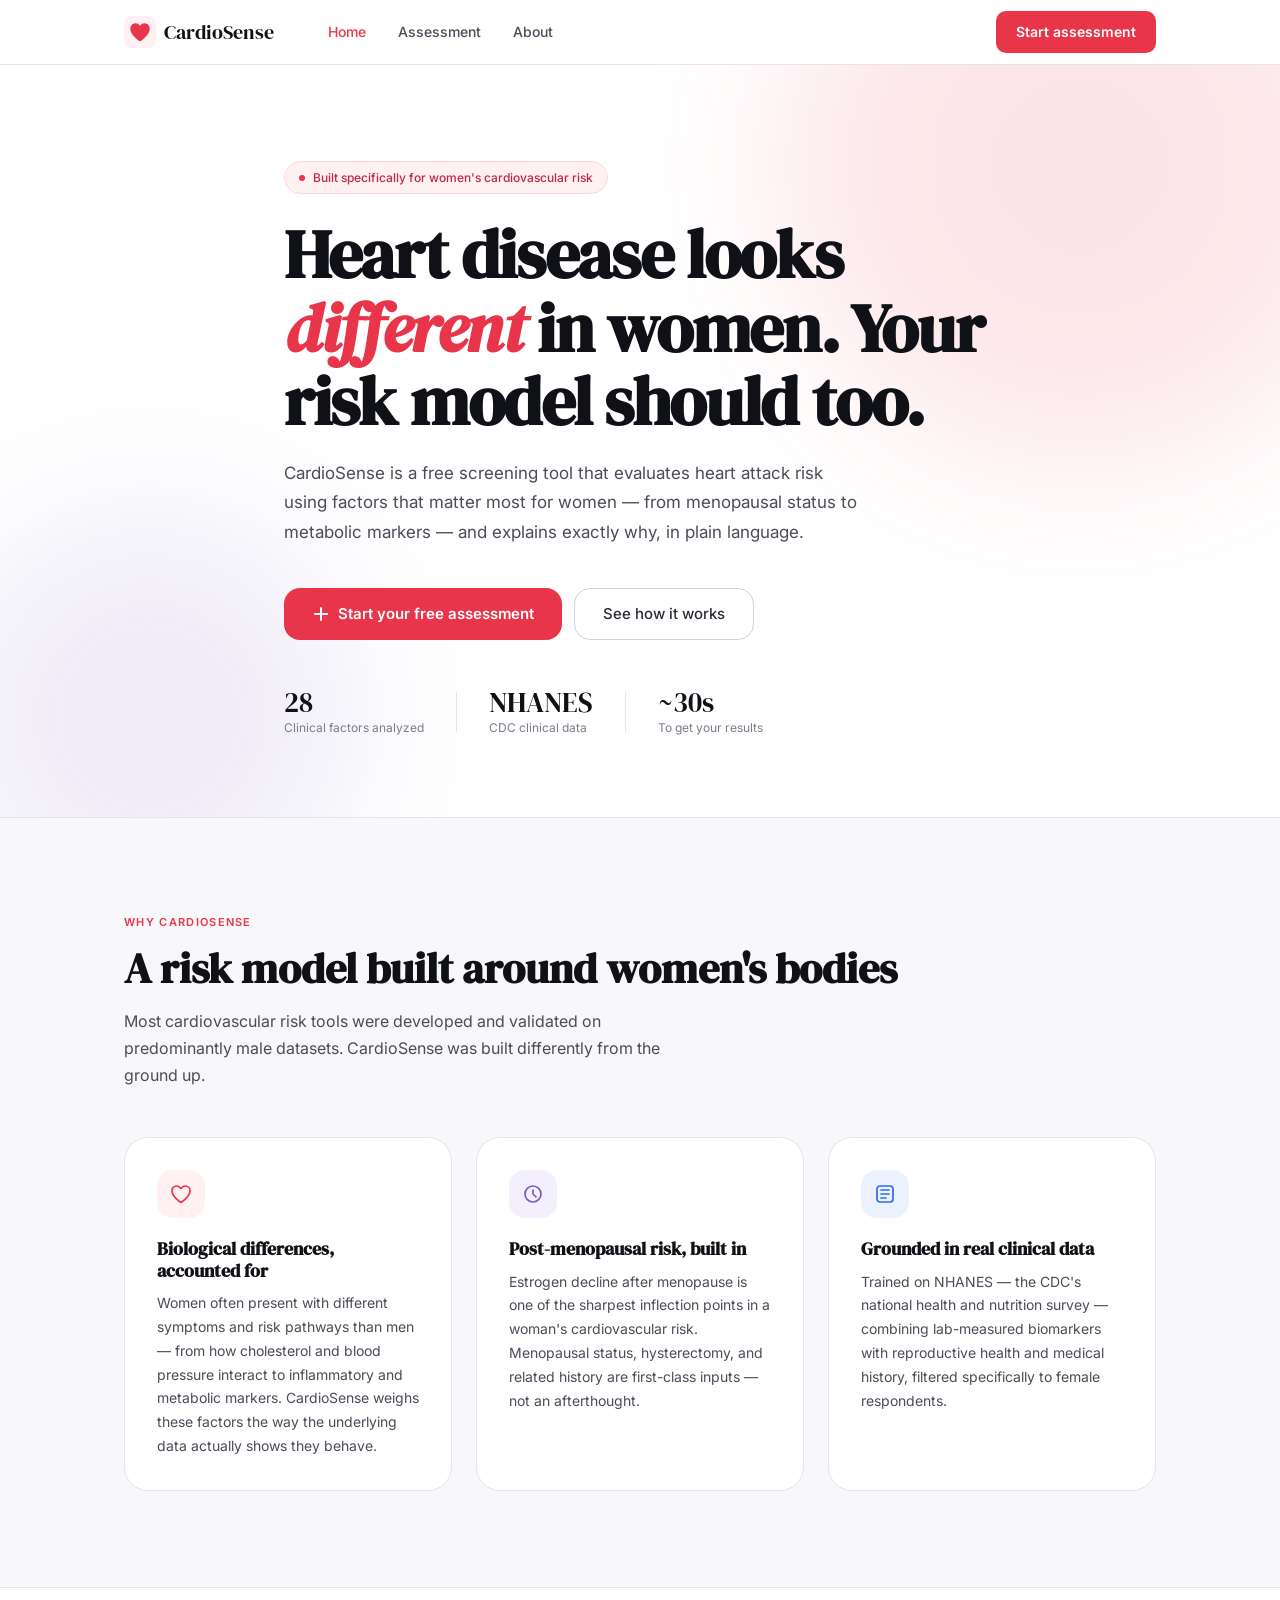
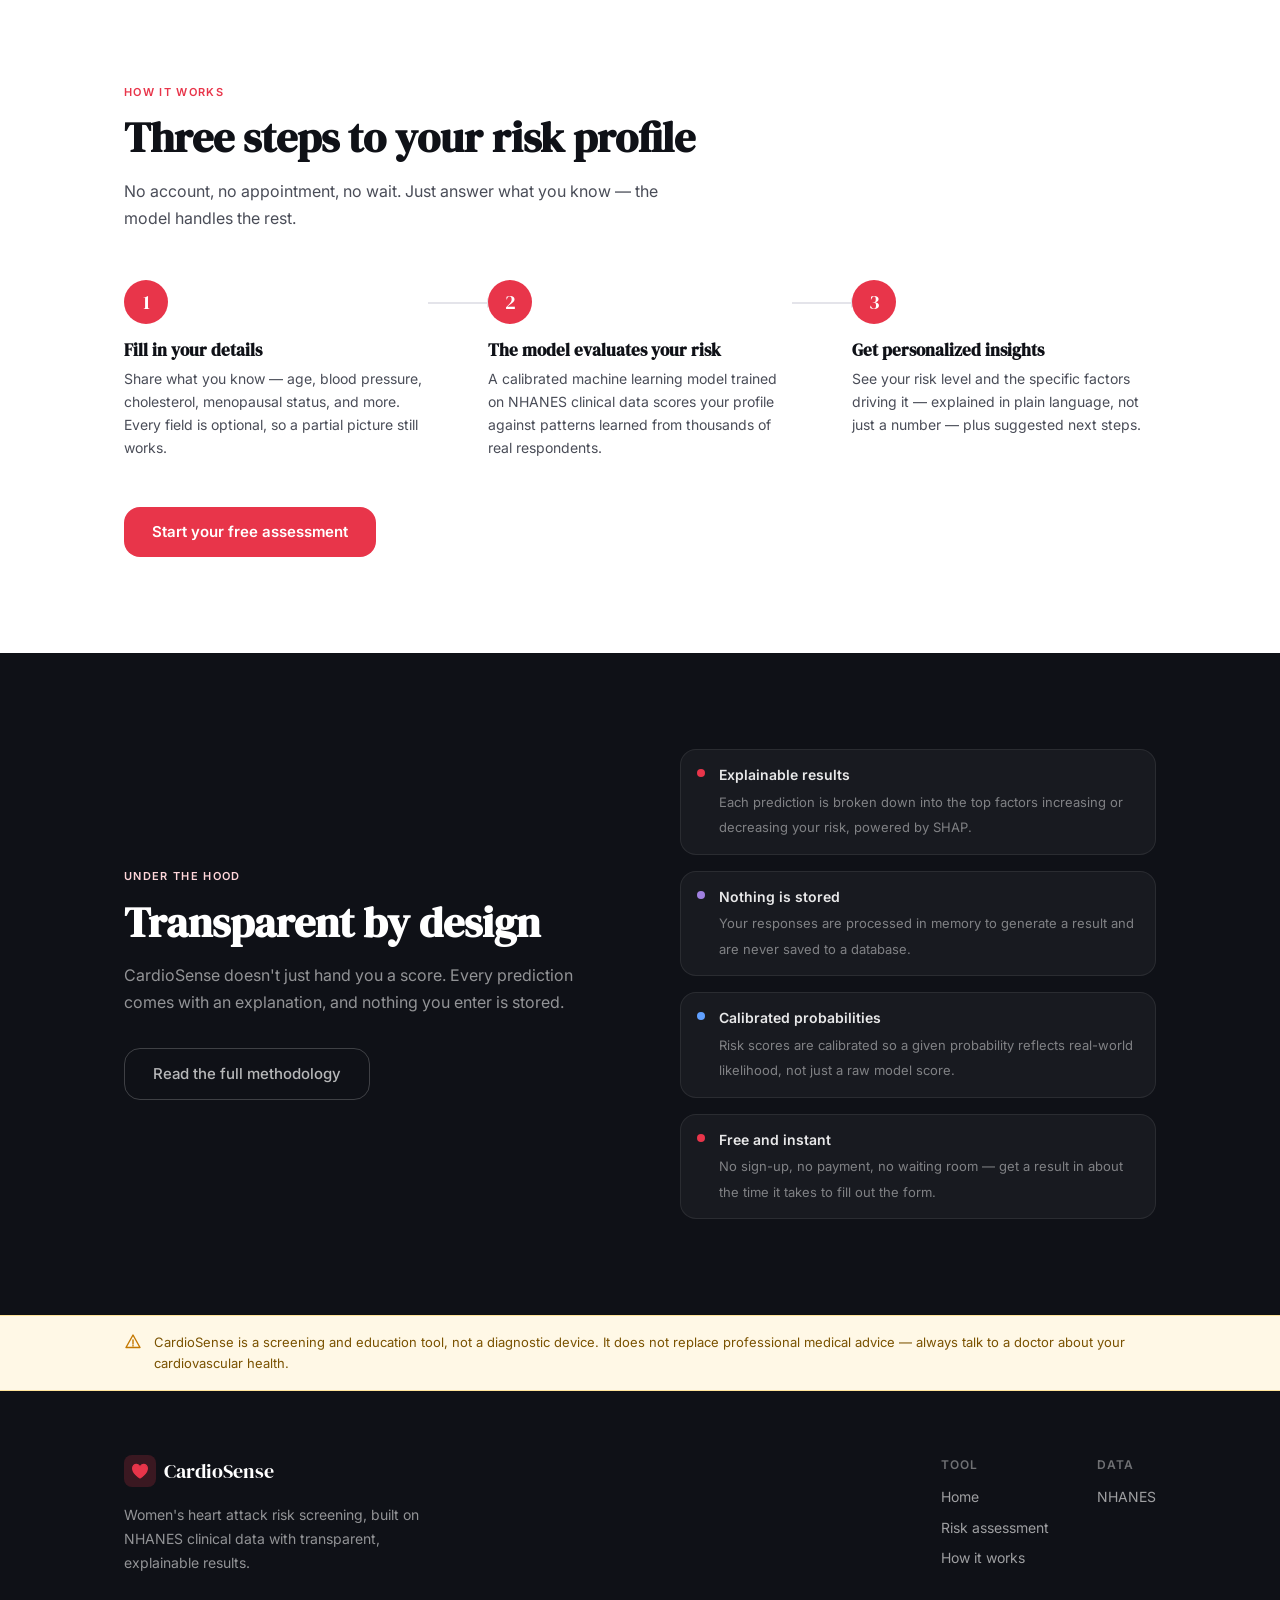
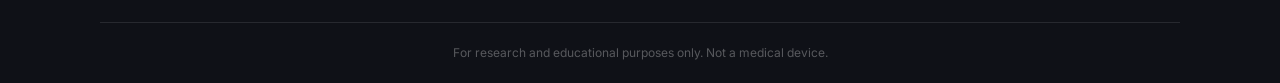
<file: index.html>
<!DOCTYPE html>
<html lang="en">
<head>
<meta charset="UTF-8">
<meta name="viewport" content="width=device-width, initial-scale=1.0">
<title>CardioSense — Women's Heart Attack Risk Assessment</title>
<meta name="description" content="A women-specific heart attack risk screening tool built on NHANES clinical data, with transparent, explainable results.">
<link rel="preconnect" href="https://fonts.googleapis.com">
<link rel="preconnect" href="https://fonts.gstatic.com" crossorigin>
<link href="https://fonts.googleapis.com/css2?family=DM+Serif+Display:ital@0;1&family=Inter:wght@300;400;500;600&display=swap" rel="stylesheet">
<link rel="stylesheet" href="base.css">
<link rel="stylesheet" href="home.css">
</head>
<body>

<nav class="nav">
  <div class="nav-inner">
    <a href="index.html" class="logo">
      <span class="logo-icon">
        <svg width="22" height="22" viewBox="0 0 22 22" fill="none"><path d="M11 19.5C11 19.5 2 14 2 7.5C2 5.015 4.015 3 6.5 3C8.09 3 9.496 3.82 10.332 5.064C10.617 5.484 11.383 5.484 11.668 5.064C12.504 3.82 13.91 3 15.5 3C17.985 3 20 5.015 20 7.5C20 14 11 19.5 11 19.5Z" fill="#E8354A" stroke="#E8354A" stroke-width="1.5" stroke-linejoin="round"/></svg>
      </span>
      CardioSense
    </a>
    <div class="nav-links">
      <a href="index.html" class="nav-link active">Home</a>
      <a href="assess.html" class="nav-link">Assessment</a>
      <a href="about.html" class="nav-link">About</a>
    </div>
    <a href="assess.html" class="btn-primary nav-cta">Start assessment</a>
    <button class="nav-mobile-toggle" onclick="toggleMobileNav()" aria-label="Menu">
      <span></span><span></span><span></span>
    </button>
  </div>
  <div class="nav-mobile" id="nav-mobile">
    <a href="index.html">Home</a>
    <a href="assess.html">Assessment</a>
    <a href="about.html">About</a>
    <a href="assess.html" class="btn-primary">Start assessment</a>
  </div>
</nav>

<!-- HERO -->
<section class="hero">
  <div class="hero-bg">
    <span class="hero-orb hero-orb-1"></span>
    <span class="hero-orb hero-orb-2"></span>
  </div>
  <div class="container hero-inner">
    <div class="hero-badge">
      <span class="badge-dot"></span>
      Built specifically for women's cardiovascular risk
    </div>
    <h1 class="hero-title">Heart disease looks <em>different</em> in women. Your risk model should too.</h1>
    <p class="hero-sub">CardioSense is a free screening tool that evaluates heart attack risk using factors that matter most for women — from menopausal status to metabolic markers — and explains exactly why, in plain language.</p>
    <div class="hero-actions">
      <a href="assess.html" class="btn-primary btn-lg">
        <svg width="18" height="18" viewBox="0 0 18 18" fill="none"><path d="M9 3v12M3 9h12" stroke="currentColor" stroke-width="2" stroke-linecap="round"/></svg>
        Start your free assessment
      </a>
      <a href="about.html" class="btn-ghost btn-lg">See how it works</a>
    </div>
    <div class="hero-stats">
      <div class="hero-stat">
        <span class="hero-stat-num">28</span>
        <span class="hero-stat-label">Clinical factors analyzed</span>
      </div>
      <span class="hero-stat-divider"></span>
      <div class="hero-stat">
        <span class="hero-stat-num">NHANES</span>
        <span class="hero-stat-label">CDC clinical data</span>
      </div>
      <span class="hero-stat-divider"></span>
      <div class="hero-stat">
        <span class="hero-stat-num">~30s</span>
        <span class="hero-stat-label">To get your results</span>
      </div>
    </div>
  </div>
</section>

<!-- WHY CARDIOSENSE -->
<section class="why-section">
  <div class="container">
    <div class="section-eyebrow">Why CardioSense</div>
    <h2 class="section-title">A risk model built around women's bodies</h2>
    <p class="section-sub">Most cardiovascular risk tools were developed and validated on predominantly male datasets. CardioSense was built differently from the ground up.</p>

    <div class="why-grid">
      <div class="why-card">
        <div class="why-card-icon why-icon-red">
          <svg width="22" height="22" viewBox="0 0 22 22" fill="none"><path d="M11 19.5C11 19.5 2 14 2 7.5C2 5.015 4.015 3 6.5 3C8.09 3 9.496 3.82 10.332 5.064C10.617 5.484 11.383 5.484 11.668 5.064C12.504 3.82 13.91 3 15.5 3C17.985 3 20 5.015 20 7.5C20 14 11 19.5 11 19.5Z" stroke="currentColor" stroke-width="1.7" stroke-linejoin="round"/></svg>
        </div>
        <h3>Biological differences, accounted for</h3>
        <p>Women often present with different symptoms and risk pathways than men — from how cholesterol and blood pressure interact to inflammatory and metabolic markers. CardioSense weighs these factors the way the underlying data actually shows they behave.</p>
      </div>
      <div class="why-card">
        <div class="why-card-icon why-icon-purple">
          <svg width="22" height="22" viewBox="0 0 22 22" fill="none"><circle cx="11" cy="11" r="8" stroke="currentColor" stroke-width="1.7"/><path d="M11 7v4l3 3" stroke="currentColor" stroke-width="1.7" stroke-linecap="round"/></svg>
        </div>
        <h3>Post-menopausal risk, built in</h3>
        <p>Estrogen decline after menopause is one of the sharpest inflection points in a woman's cardiovascular risk. Menopausal status, hysterectomy, and related history are first-class inputs — not an afterthought.</p>
      </div>
      <div class="why-card">
        <div class="why-card-icon why-icon-blue">
          <svg width="22" height="22" viewBox="0 0 22 22" fill="none"><rect x="3" y="3" width="16" height="16" rx="3" stroke="currentColor" stroke-width="1.7"/><path d="M7 11h8M7 7h8M7 15h5" stroke="currentColor" stroke-width="1.7" stroke-linecap="round"/></svg>
        </div>
        <h3>Grounded in real clinical data</h3>
        <p>Trained on NHANES — the CDC's national health and nutrition survey — combining lab-measured biomarkers with reproductive health and medical history, filtered specifically to female respondents.</p>
      </div>
    </div>
  </div>
</section>

<!-- HOW IT WORKS -->
<section class="how-section">
  <div class="container">
    <div class="section-eyebrow">How it works</div>
    <h2 class="section-title">Three steps to your risk profile</h2>
    <p class="section-sub">No account, no appointment, no wait. Just answer what you know — the model handles the rest.</p>

    <div class="steps">
      <div class="step">
        <div class="step-num">1</div>
        <div class="step-content">
          <h3>Fill in your details</h3>
          <p>Share what you know — age, blood pressure, cholesterol, menopausal status, and more. Every field is optional, so a partial picture still works.</p>
        </div>
      </div>
      <div class="step-connector"></div>
      <div class="step">
        <div class="step-num">2</div>
        <div class="step-content">
          <h3>The model evaluates your risk</h3>
          <p>A calibrated machine learning model trained on NHANES clinical data scores your profile against patterns learned from thousands of real respondents.</p>
        </div>
      </div>
      <div class="step-connector"></div>
      <div class="step">
        <div class="step-num">3</div>
        <div class="step-content">
          <h3>Get personalized insights</h3>
          <p>See your risk level and the specific factors driving it — explained in plain language, not just a number — plus suggested next steps.</p>
        </div>
      </div>
    </div>

    <div class="how-cta">
      <a href="assess.html" class="btn-primary btn-lg">Start your free assessment</a>
    </div>
  </div>
</section>

<!-- FEATURES -->
<section class="features-section">
  <div class="container features-grid">
    <div>
      <div class="section-eyebrow">Under the hood</div>
      <h2 class="section-title">Transparent by design</h2>
      <p class="section-sub">CardioSense doesn't just hand you a score. Every prediction comes with an explanation, and nothing you enter is stored.</p>
      <div style="margin-top:2rem">
        <a href="about.html" class="btn-ghost btn-lg">Read the full methodology</a>
      </div>
    </div>
    <div class="features-list">
      <div class="feature-item">
        <span class="feature-dot feature-dot-red"></span>
        <div>
          <strong>Explainable results</strong>
          <span>Each prediction is broken down into the top factors increasing or decreasing your risk, powered by SHAP.</span>
        </div>
      </div>
      <div class="feature-item">
        <span class="feature-dot feature-dot-purple"></span>
        <div>
          <strong>Nothing is stored</strong>
          <span>Your responses are processed in memory to generate a result and are never saved to a database.</span>
        </div>
      </div>
      <div class="feature-item">
        <span class="feature-dot feature-dot-blue"></span>
        <div>
          <strong>Calibrated probabilities</strong>
          <span>Risk scores are calibrated so a given probability reflects real-world likelihood, not just a raw model score.</span>
        </div>
      </div>
      <div class="feature-item">
        <span class="feature-dot feature-dot-red"></span>
        <div>
          <strong>Free and instant</strong>
          <span>No sign-up, no payment, no waiting room — get a result in about the time it takes to fill out the form.</span>
        </div>
      </div>
    </div>
  </div>
</section>

<!-- DISCLAIMER -->
<div class="disclaimer-banner">
  <div class="container disclaimer-inner">
    <svg width="18" height="18" viewBox="0 0 18 18" fill="none"><path d="M9 2L16 14.5H2L9 2Z" stroke="currentColor" stroke-width="1.4" stroke-linejoin="round"/><path d="M9 7v4M9 12.5v.5" stroke="currentColor" stroke-width="1.4" stroke-linecap="round"/></svg>
    <p>CardioSense is a screening and education tool, not a diagnostic device. It does not replace professional medical advice — always talk to a doctor about your cardiovascular health.</p>
  </div>
</div>

<footer class="footer">
  <div class="container footer-inner">
    <div class="footer-brand">
      <a href="index.html" class="logo">
        <span class="logo-icon"><svg width="18" height="18" viewBox="0 0 22 22" fill="none"><path d="M11 19.5C11 19.5 2 14 2 7.5C2 5.015 4.015 3 6.5 3C8.09 3 9.496 3.82 10.332 5.064C10.617 5.484 11.383 5.484 11.668 5.064C12.504 3.82 13.91 3 15.5 3C17.985 3 20 5.015 20 7.5C20 14 11 19.5 11 19.5Z" fill="#E8354A" stroke="#E8354A" stroke-width="1.5" stroke-linejoin="round"/></svg></span>
        CardioSense
      </a>
      <p>Women's heart attack risk screening, built on NHANES clinical data with transparent, explainable results.</p>
    </div>
    <div class="footer-links">
      <div class="footer-col">
        <div class="footer-col-title">Tool</div>
        <a href="index.html">Home</a>
        <a href="assess.html">Risk assessment</a>
        <a href="about.html">How it works</a>
      </div>
      <div class="footer-col">
        <div class="footer-col-title">Data</div>
        <a href="https://www.cdc.gov/nchs/nhanes/" target="_blank">NHANES</a>
      </div>
    </div>
  </div>
  <div class="footer-bottom">
    <div class="container"><p>For research and educational purposes only. Not a medical device.</p></div>
  </div>
</footer>

<script>
function toggleMobileNav() { document.getElementById('nav-mobile').classList.toggle('open'); }
</script>
</body>
</html>
</file>
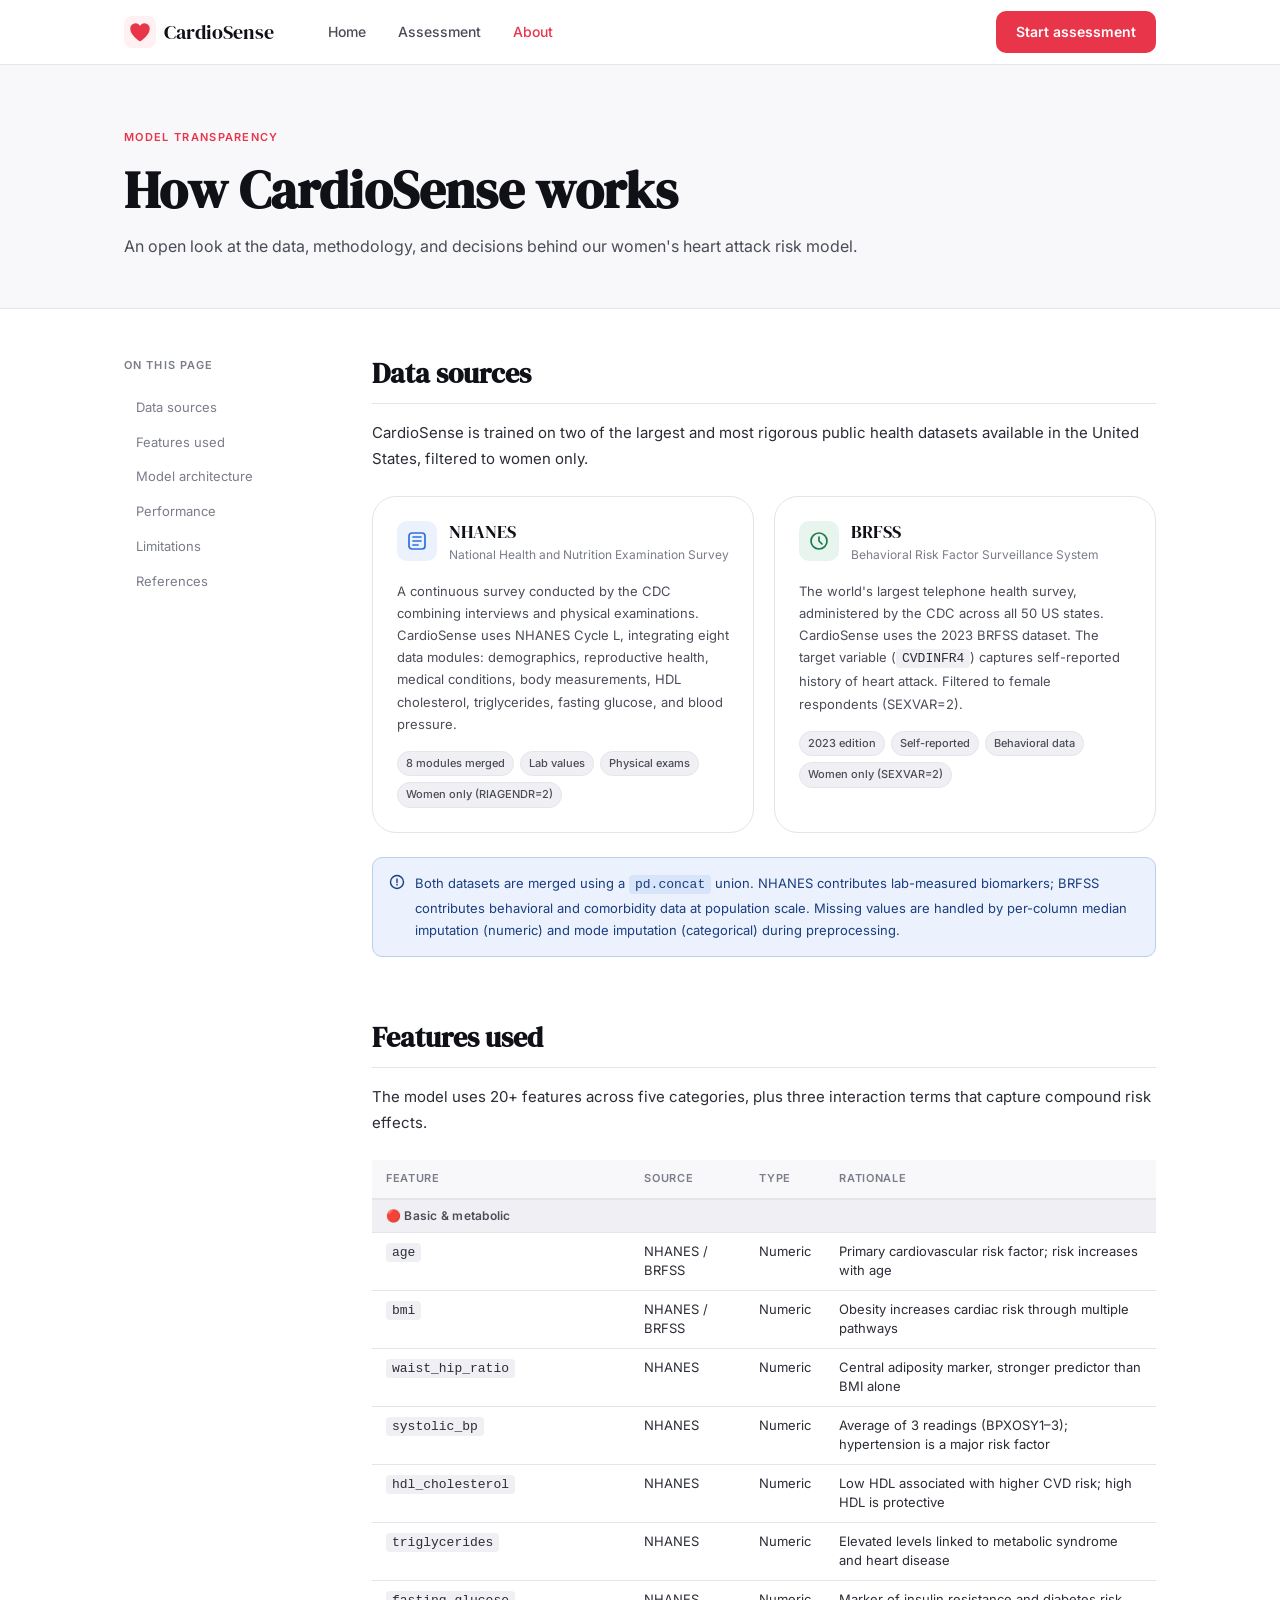
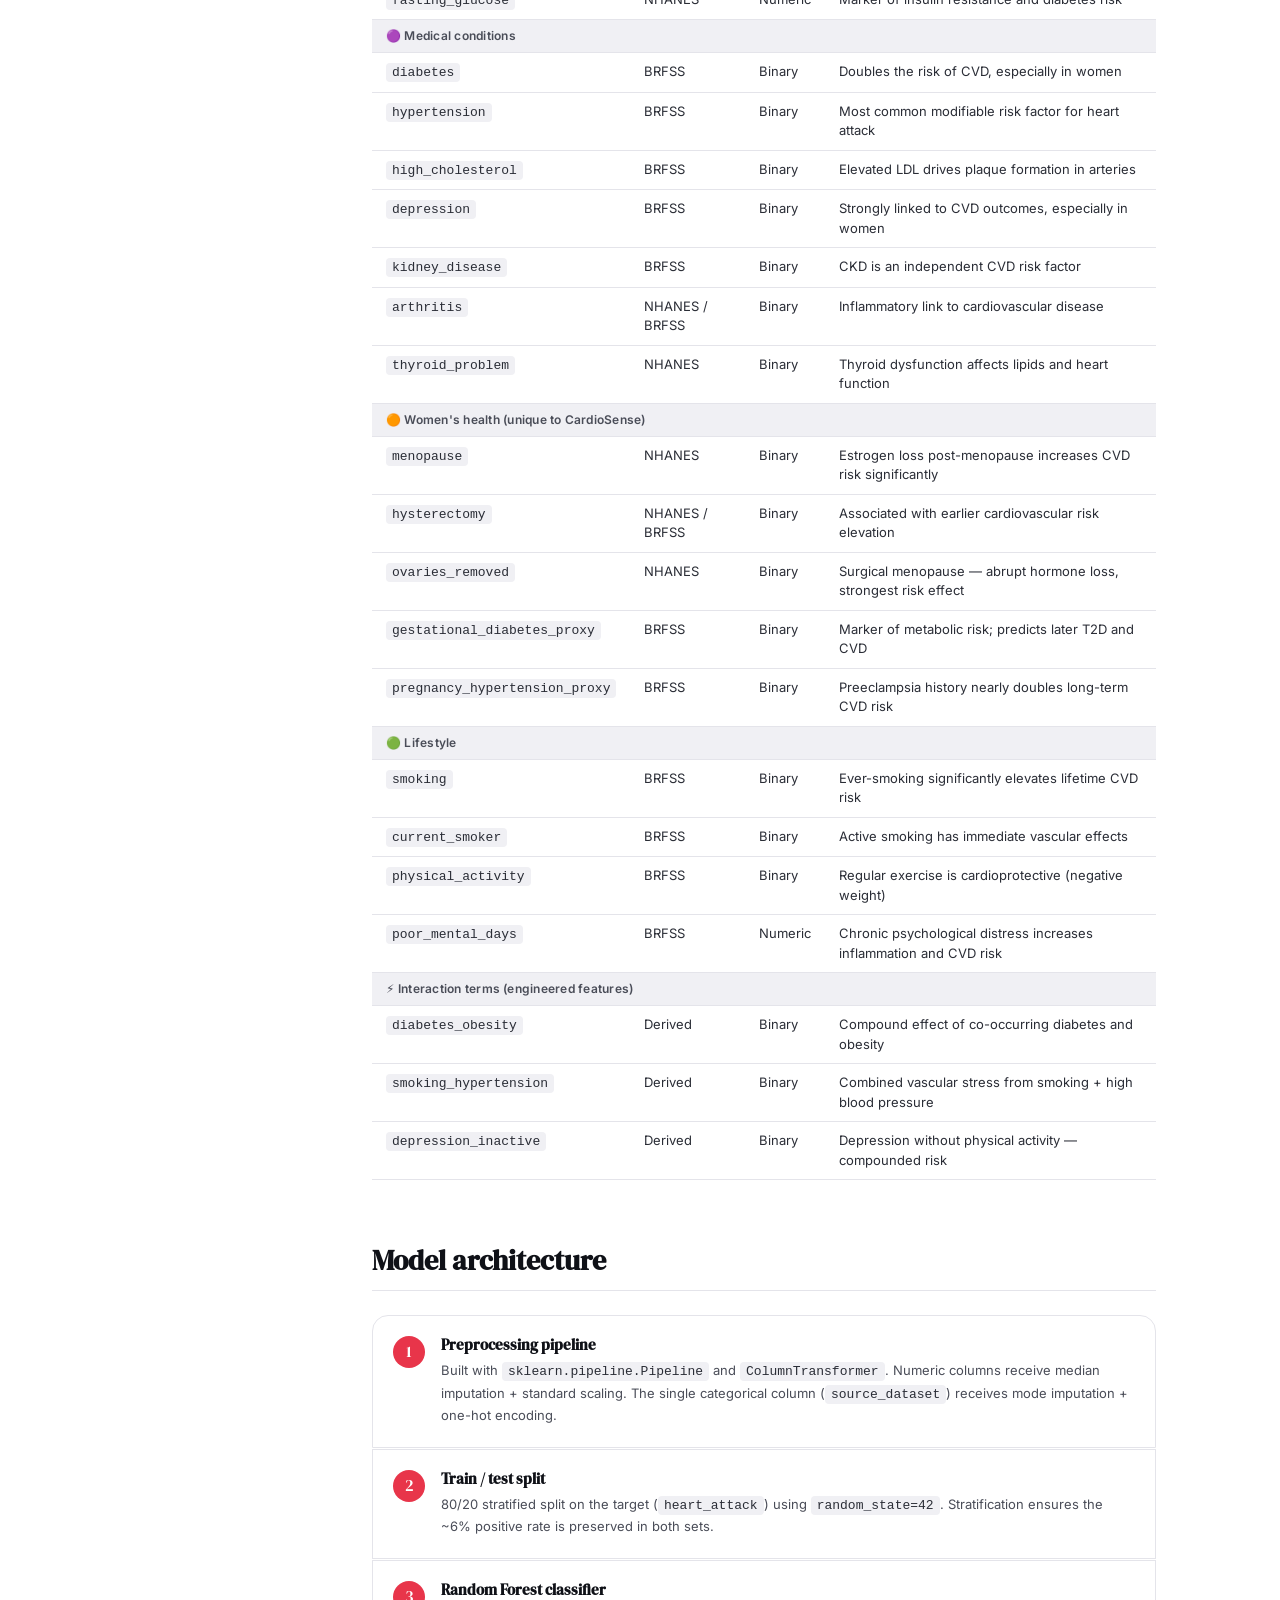
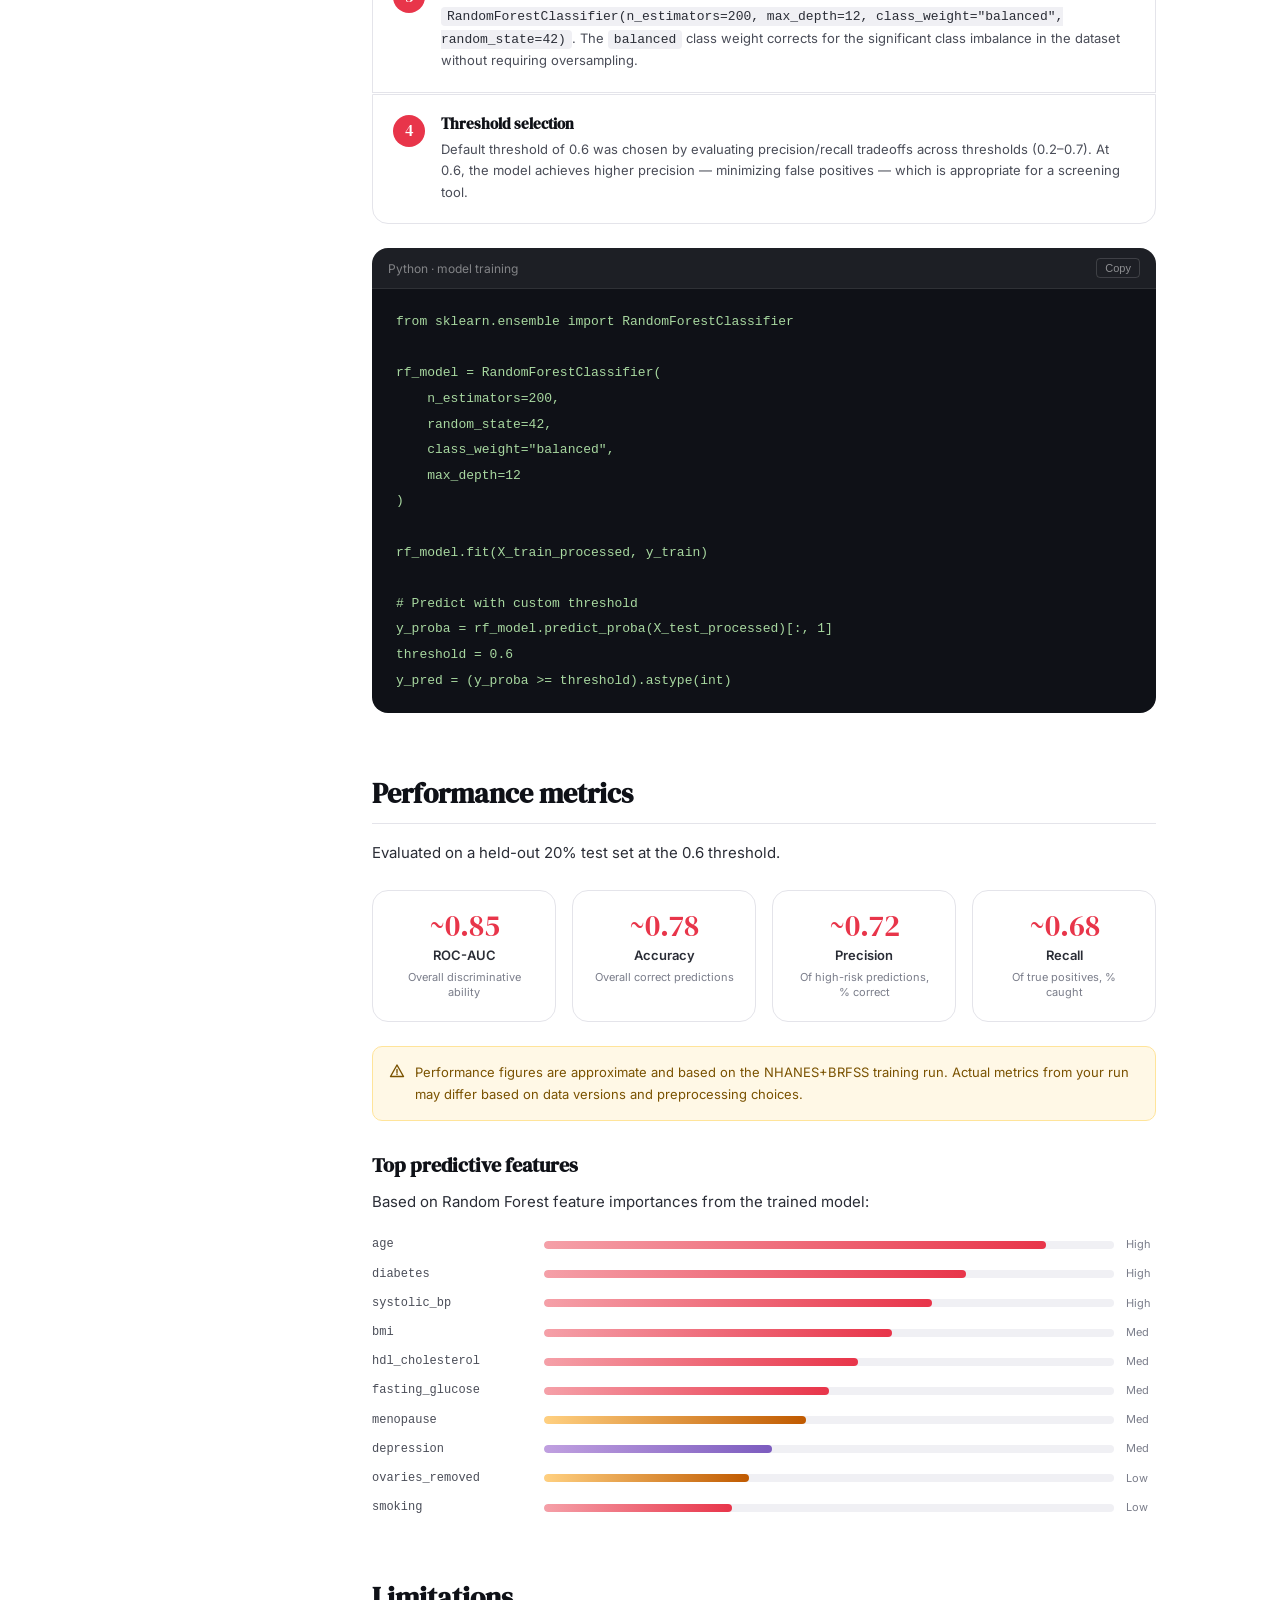
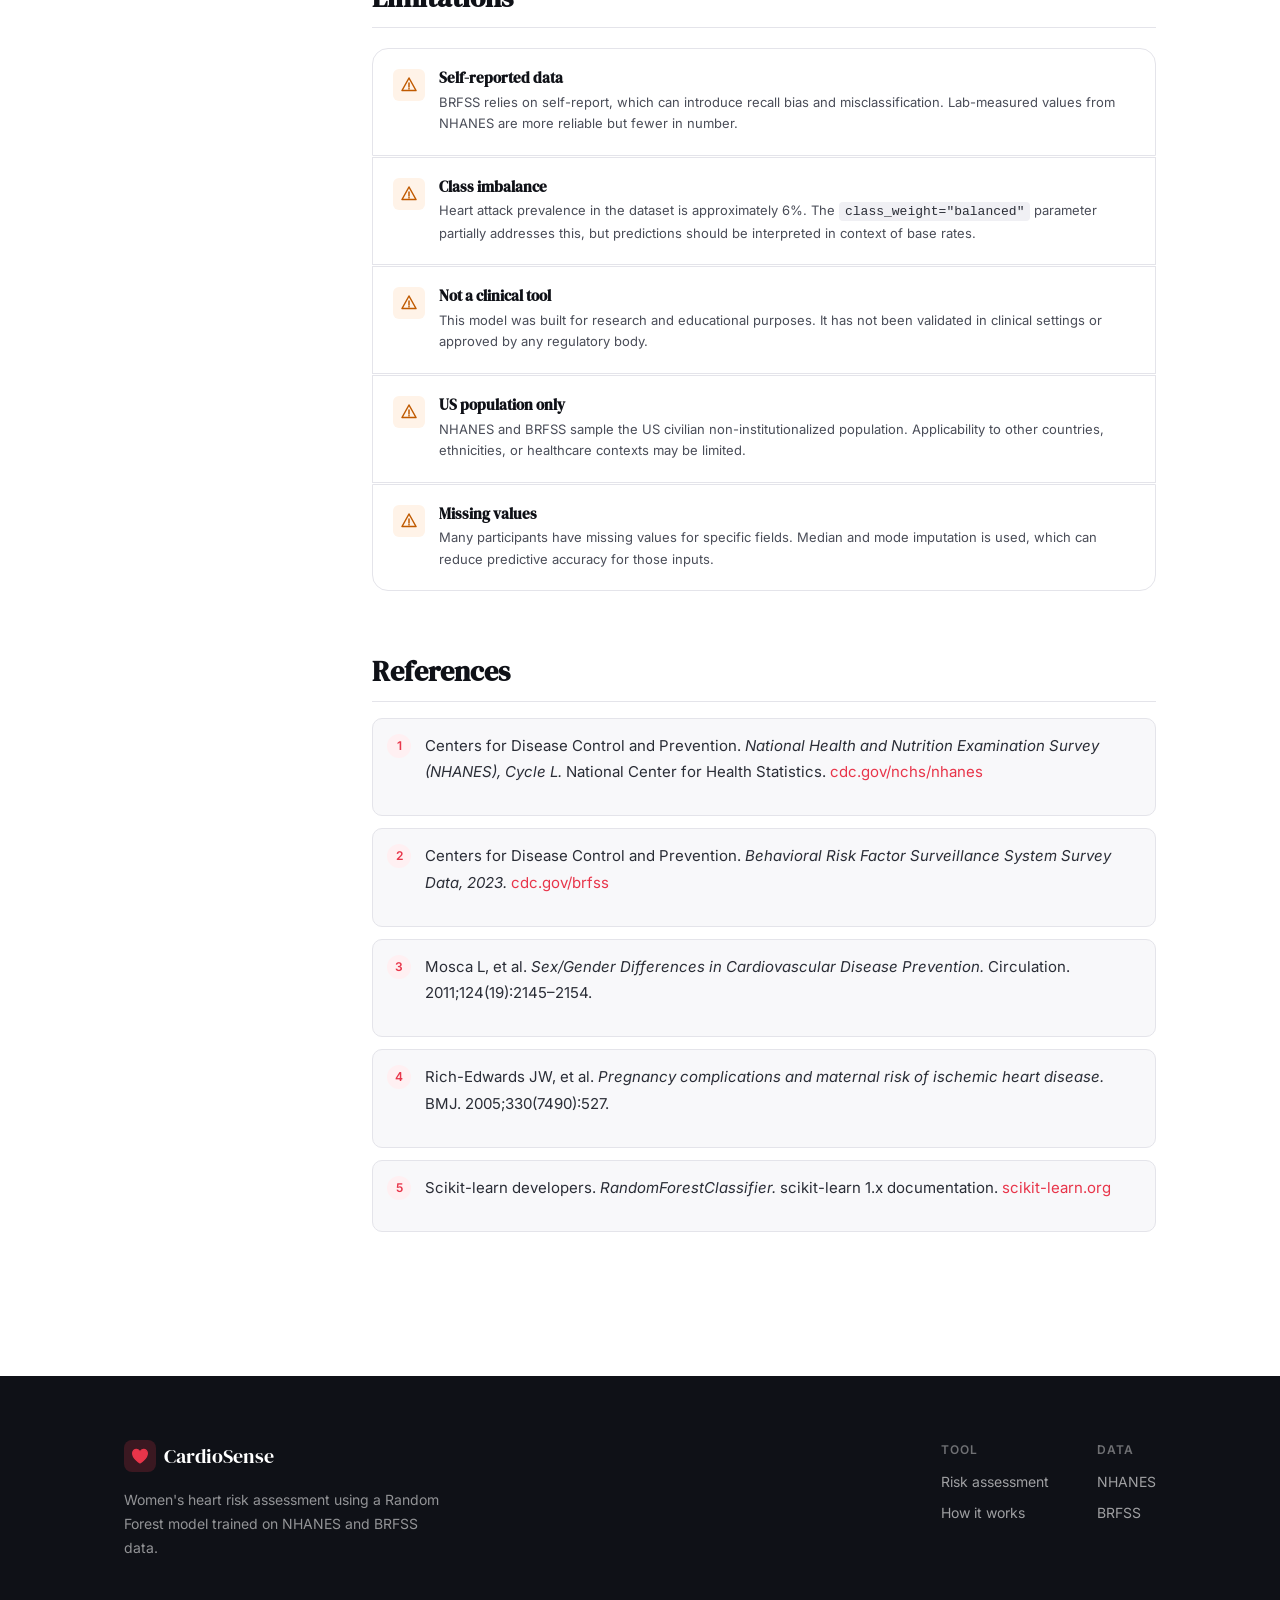
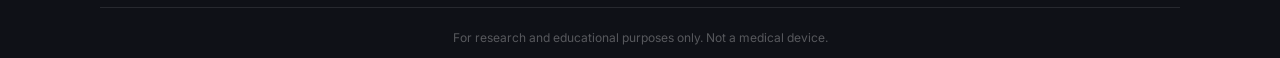
<file: about.html>
<!DOCTYPE html>
<html lang="en">
<head>
<meta charset="UTF-8">
<meta name="viewport" content="width=device-width, initial-scale=1.0">
<title>About the Model — CardioSense</title>
<link rel="preconnect" href="https://fonts.googleapis.com">
<link rel="preconnect" href="https://fonts.gstatic.com" crossorigin>
<link href="https://fonts.googleapis.com/css2?family=DM+Serif+Display:ital@0;1&family=Inter:wght@300;400;500;600&display=swap" rel="stylesheet">
<link rel="stylesheet" href="base.css">
<link rel="stylesheet" href="about.css">
</head>
<body>

<nav class="nav">
  <div class="nav-inner">
    <a href="index.html" class="logo">
      <span class="logo-icon">
        <svg width="22" height="22" viewBox="0 0 22 22" fill="none"><path d="M11 19.5C11 19.5 2 14 2 7.5C2 5.015 4.015 3 6.5 3C8.09 3 9.496 3.82 10.332 5.064C10.617 5.484 11.383 5.484 11.668 5.064C12.504 3.82 13.91 3 15.5 3C17.985 3 20 5.015 20 7.5C20 14 11 19.5 11 19.5Z" fill="#E8354A" stroke="#E8354A" stroke-width="1.5" stroke-linejoin="round"/></svg>
      </span>
      CardioSense
    </a>
    <div class="nav-links">
      <a href="index.html" class="nav-link">Home</a>
      <a href="index.html" class="nav-link">Assessment</a>
      <a href="about.html" class="nav-link active">About</a>
    </div>
    <a href="index.html" class="btn-primary nav-cta">Start assessment</a>
    <button class="nav-mobile-toggle" onclick="toggleMobileNav()" aria-label="Menu">
      <span></span><span></span><span></span>
    </button>
  </div>
  <div class="nav-mobile" id="nav-mobile">
    <a href="index.html">Home</a>
    <a href="index.html">Assessment</a>
    <a href="about.html">About</a>
    <a href="index.html" class="btn-primary">Start assessment</a>
  </div>
</nav>

<!-- PAGE HERO -->
<section class="about-hero">
  <div class="container">
    <div class="section-eyebrow">Model transparency</div>
    <h1 class="about-hero-title">How CardioSense works</h1>
    <p class="about-hero-sub">An open look at the data, methodology, and decisions behind our women's heart attack risk model.</p>
  </div>
</section>

<div class="about-layout container">

  <!-- Sticky TOC -->
  <aside class="about-toc">
    <div class="toc-title">On this page</div>
    <nav>
      <a href="#data-sources" class="toc-link">Data sources</a>
      <a href="#features" class="toc-link">Features used</a>
      <a href="#model" class="toc-link">Model architecture</a>
      <a href="#performance" class="toc-link">Performance</a>
      <a href="#limitations" class="toc-link">Limitations</a>
      <a href="#references" class="toc-link">References</a>
    </nav>
  </aside>

  <main class="about-content">

    <!-- DATA SOURCES -->
    <section class="about-section" id="data-sources">
      <h2>Data sources</h2>
      <p>CardioSense is trained on two of the largest and most rigorous public health datasets available in the United States, filtered to women only.</p>

      <div class="dataset-cards">
        <div class="dataset-card">
          <div class="dataset-card-header">
            <div class="dataset-icon ds-blue">
              <svg width="22" height="22" viewBox="0 0 22 22" fill="none"><rect x="3" y="3" width="16" height="16" rx="3" stroke="currentColor" stroke-width="1.7"/><path d="M7 11h8M7 7h8M7 15h5" stroke="currentColor" stroke-width="1.7" stroke-linecap="round"/></svg>
            </div>
            <div>
              <div class="dataset-name">NHANES</div>
              <div class="dataset-full">National Health and Nutrition Examination Survey</div>
            </div>
          </div>
          <p>A continuous survey conducted by the CDC combining interviews and physical examinations. CardioSense uses NHANES Cycle L, integrating eight data modules: demographics, reproductive health, medical conditions, body measurements, HDL cholesterol, triglycerides, fasting glucose, and blood pressure.</p>
          <div class="dataset-tags">
            <span class="dtag">8 modules merged</span>
            <span class="dtag">Lab values</span>
            <span class="dtag">Physical exams</span>
            <span class="dtag">Women only (RIAGENDR=2)</span>
          </div>
        </div>

        <div class="dataset-card">
          <div class="dataset-card-header">
            <div class="dataset-icon ds-green">
              <svg width="22" height="22" viewBox="0 0 22 22" fill="none"><circle cx="11" cy="11" r="8" stroke="currentColor" stroke-width="1.7"/><path d="M11 7v4l3 3" stroke="currentColor" stroke-width="1.7" stroke-linecap="round"/></svg>
            </div>
            <div>
              <div class="dataset-name">BRFSS</div>
              <div class="dataset-full">Behavioral Risk Factor Surveillance System</div>
            </div>
          </div>
          <p>The world's largest telephone health survey, administered by the CDC across all 50 US states. CardioSense uses the 2023 BRFSS dataset. The target variable (<code>CVDINFR4</code>) captures self-reported history of heart attack. Filtered to female respondents (SEXVAR=2).</p>
          <div class="dataset-tags">
            <span class="dtag">2023 edition</span>
            <span class="dtag">Self-reported</span>
            <span class="dtag">Behavioral data</span>
            <span class="dtag">Women only (SEXVAR=2)</span>
          </div>
        </div>
      </div>

      <div class="info-box">
        <svg width="16" height="16" viewBox="0 0 16 16" fill="none"><circle cx="8" cy="8" r="6.5" stroke="currentColor" stroke-width="1.4"/><path d="M8 5v3.5M8 10.5v.5" stroke="currentColor" stroke-width="1.4" stroke-linecap="round"/></svg>
        <p>Both datasets are merged using a <code>pd.concat</code> union. NHANES contributes lab-measured biomarkers; BRFSS contributes behavioral and comorbidity data at population scale. Missing values are handled by per-column median imputation (numeric) and mode imputation (categorical) during preprocessing.</p>
      </div>
    </section>

    <!-- FEATURES -->
    <section class="about-section" id="features">
      <h2>Features used</h2>
      <p>The model uses 20+ features across five categories, plus three interaction terms that capture compound risk effects.</p>

      <div class="feature-table-wrap">
        <table class="feature-table">
          <thead>
            <tr>
              <th>Feature</th>
              <th>Source</th>
              <th>Type</th>
              <th>Rationale</th>
            </tr>
          </thead>
          <tbody>
            <tr class="ft-group"><td colspan="4">🔴 Basic & metabolic</td></tr>
            <tr>
              <td><code>age</code></td>
              <td>NHANES / BRFSS</td>
              <td>Numeric</td>
              <td>Primary cardiovascular risk factor; risk increases with age</td>
            </tr>
            <tr>
              <td><code>bmi</code></td>
              <td>NHANES / BRFSS</td>
              <td>Numeric</td>
              <td>Obesity increases cardiac risk through multiple pathways</td>
            </tr>
            <tr>
              <td><code>waist_hip_ratio</code></td>
              <td>NHANES</td>
              <td>Numeric</td>
              <td>Central adiposity marker, stronger predictor than BMI alone</td>
            </tr>
            <tr>
              <td><code>systolic_bp</code></td>
              <td>NHANES</td>
              <td>Numeric</td>
              <td>Average of 3 readings (BPXOSY1–3); hypertension is a major risk factor</td>
            </tr>
            <tr>
              <td><code>hdl_cholesterol</code></td>
              <td>NHANES</td>
              <td>Numeric</td>
              <td>Low HDL associated with higher CVD risk; high HDL is protective</td>
            </tr>
            <tr>
              <td><code>triglycerides</code></td>
              <td>NHANES</td>
              <td>Numeric</td>
              <td>Elevated levels linked to metabolic syndrome and heart disease</td>
            </tr>
            <tr>
              <td><code>fasting_glucose</code></td>
              <td>NHANES</td>
              <td>Numeric</td>
              <td>Marker of insulin resistance and diabetes risk</td>
            </tr>

            <tr class="ft-group"><td colspan="4">🟣 Medical conditions</td></tr>
            <tr>
              <td><code>diabetes</code></td>
              <td>BRFSS</td>
              <td>Binary</td>
              <td>Doubles the risk of CVD, especially in women</td>
            </tr>
            <tr>
              <td><code>hypertension</code></td>
              <td>BRFSS</td>
              <td>Binary</td>
              <td>Most common modifiable risk factor for heart attack</td>
            </tr>
            <tr>
              <td><code>high_cholesterol</code></td>
              <td>BRFSS</td>
              <td>Binary</td>
              <td>Elevated LDL drives plaque formation in arteries</td>
            </tr>
            <tr>
              <td><code>depression</code></td>
              <td>BRFSS</td>
              <td>Binary</td>
              <td>Strongly linked to CVD outcomes, especially in women</td>
            </tr>
            <tr>
              <td><code>kidney_disease</code></td>
              <td>BRFSS</td>
              <td>Binary</td>
              <td>CKD is an independent CVD risk factor</td>
            </tr>
            <tr>
              <td><code>arthritis</code></td>
              <td>NHANES / BRFSS</td>
              <td>Binary</td>
              <td>Inflammatory link to cardiovascular disease</td>
            </tr>
            <tr>
              <td><code>thyroid_problem</code></td>
              <td>NHANES</td>
              <td>Binary</td>
              <td>Thyroid dysfunction affects lipids and heart function</td>
            </tr>

            <tr class="ft-group"><td colspan="4">🟠 Women's health (unique to CardioSense)</td></tr>
            <tr>
              <td><code>menopause</code></td>
              <td>NHANES</td>
              <td>Binary</td>
              <td>Estrogen loss post-menopause increases CVD risk significantly</td>
            </tr>
            <tr>
              <td><code>hysterectomy</code></td>
              <td>NHANES / BRFSS</td>
              <td>Binary</td>
              <td>Associated with earlier cardiovascular risk elevation</td>
            </tr>
            <tr>
              <td><code>ovaries_removed</code></td>
              <td>NHANES</td>
              <td>Binary</td>
              <td>Surgical menopause — abrupt hormone loss, strongest risk effect</td>
            </tr>
            <tr>
              <td><code>gestational_diabetes_proxy</code></td>
              <td>BRFSS</td>
              <td>Binary</td>
              <td>Marker of metabolic risk; predicts later T2D and CVD</td>
            </tr>
            <tr>
              <td><code>pregnancy_hypertension_proxy</code></td>
              <td>BRFSS</td>
              <td>Binary</td>
              <td>Preeclampsia history nearly doubles long-term CVD risk</td>
            </tr>

            <tr class="ft-group"><td colspan="4">🟢 Lifestyle</td></tr>
            <tr>
              <td><code>smoking</code></td>
              <td>BRFSS</td>
              <td>Binary</td>
              <td>Ever-smoking significantly elevates lifetime CVD risk</td>
            </tr>
            <tr>
              <td><code>current_smoker</code></td>
              <td>BRFSS</td>
              <td>Binary</td>
              <td>Active smoking has immediate vascular effects</td>
            </tr>
            <tr>
              <td><code>physical_activity</code></td>
              <td>BRFSS</td>
              <td>Binary</td>
              <td>Regular exercise is cardioprotective (negative weight)</td>
            </tr>
            <tr>
              <td><code>poor_mental_days</code></td>
              <td>BRFSS</td>
              <td>Numeric</td>
              <td>Chronic psychological distress increases inflammation and CVD risk</td>
            </tr>

            <tr class="ft-group"><td colspan="4">⚡ Interaction terms (engineered features)</td></tr>
            <tr>
              <td><code>diabetes_obesity</code></td>
              <td>Derived</td>
              <td>Binary</td>
              <td>Compound effect of co-occurring diabetes and obesity</td>
            </tr>
            <tr>
              <td><code>smoking_hypertension</code></td>
              <td>Derived</td>
              <td>Binary</td>
              <td>Combined vascular stress from smoking + high blood pressure</td>
            </tr>
            <tr>
              <td><code>depression_inactive</code></td>
              <td>Derived</td>
              <td>Binary</td>
              <td>Depression without physical activity — compounded risk</td>
            </tr>
          </tbody>
        </table>
      </div>
    </section>

    <!-- MODEL -->
    <section class="about-section" id="model">
      <h2>Model architecture</h2>

      <div class="pipeline-steps">
        <div class="pipeline-step">
          <div class="pipeline-step-num">1</div>
          <div class="pipeline-step-body">
            <h4>Preprocessing pipeline</h4>
            <p>Built with <code>sklearn.pipeline.Pipeline</code> and <code>ColumnTransformer</code>. Numeric columns receive median imputation + standard scaling. The single categorical column (<code>source_dataset</code>) receives mode imputation + one-hot encoding.</p>
          </div>
        </div>
        <div class="pipeline-step">
          <div class="pipeline-step-num">2</div>
          <div class="pipeline-step-body">
            <h4>Train / test split</h4>
            <p>80/20 stratified split on the target (<code>heart_attack</code>) using <code>random_state=42</code>. Stratification ensures the ~6% positive rate is preserved in both sets.</p>
          </div>
        </div>
        <div class="pipeline-step">
          <div class="pipeline-step-num">3</div>
          <div class="pipeline-step-body">
            <h4>Random Forest classifier</h4>
            <p><code>RandomForestClassifier(n_estimators=200, max_depth=12, class_weight="balanced", random_state=42)</code>. The <code>balanced</code> class weight corrects for the significant class imbalance in the dataset without requiring oversampling.</p>
          </div>
        </div>
        <div class="pipeline-step">
          <div class="pipeline-step-num">4</div>
          <div class="pipeline-step-body">
            <h4>Threshold selection</h4>
            <p>Default threshold of 0.6 was chosen by evaluating precision/recall tradeoffs across thresholds (0.2–0.7). At 0.6, the model achieves higher precision — minimizing false positives — which is appropriate for a screening tool.</p>
          </div>
        </div>
      </div>

      <div class="code-block">
        <div class="code-block-header">
          <span>Python · model training</span>
          <button class="copy-btn" onclick="copyCode(this)">Copy</button>
        </div>
        <pre><code>from sklearn.ensemble import RandomForestClassifier

rf_model = RandomForestClassifier(
    n_estimators=200,
    random_state=42,
    class_weight="balanced",
    max_depth=12
)

rf_model.fit(X_train_processed, y_train)

# Predict with custom threshold
y_proba = rf_model.predict_proba(X_test_processed)[:, 1]
threshold = 0.6
y_pred = (y_proba >= threshold).astype(int)</code></pre>
      </div>
    </section>

    <!-- PERFORMANCE -->
    <section class="about-section" id="performance">
      <h2>Performance metrics</h2>
      <p>Evaluated on a held-out 20% test set at the 0.6 threshold.</p>

      <div class="metrics-grid">
        <div class="metric-card">
          <div class="metric-val">~0.85</div>
          <div class="metric-name">ROC-AUC</div>
          <div class="metric-desc">Overall discriminative ability</div>
        </div>
        <div class="metric-card">
          <div class="metric-val">~0.78</div>
          <div class="metric-name">Accuracy</div>
          <div class="metric-desc">Overall correct predictions</div>
        </div>
        <div class="metric-card">
          <div class="metric-val">~0.72</div>
          <div class="metric-name">Precision</div>
          <div class="metric-desc">Of high-risk predictions, % correct</div>
        </div>
        <div class="metric-card">
          <div class="metric-val">~0.68</div>
          <div class="metric-name">Recall</div>
          <div class="metric-desc">Of true positives, % caught</div>
        </div>
      </div>

      <div class="info-box info-box-warn" style="margin-top:1.5rem">
        <svg width="16" height="16" viewBox="0 0 16 16" fill="none"><path d="M8 2L14.5 13.5H1.5L8 2Z" stroke="currentColor" stroke-width="1.4" stroke-linejoin="round"/><path d="M8 6.5v3M8 11v.5" stroke="currentColor" stroke-width="1.4" stroke-linecap="round"/></svg>
        <p>Performance figures are approximate and based on the NHANES+BRFSS training run. Actual metrics from your run may differ based on data versions and preprocessing choices.</p>
      </div>

      <h3 style="margin-top:2rem;font-size:20px">Top predictive features</h3>
      <p style="margin-bottom:1.25rem">Based on Random Forest feature importances from the trained model:</p>

      <div class="importance-bars">
        <div class="imp-row"><span class="imp-label">age</span><div class="imp-bar-track"><div class="imp-bar" style="width:88%"></div></div><span class="imp-pct">High</span></div>
        <div class="imp-row"><span class="imp-label">diabetes</span><div class="imp-bar-track"><div class="imp-bar" style="width:74%"></div></div><span class="imp-pct">High</span></div>
        <div class="imp-row"><span class="imp-label">systolic_bp</span><div class="imp-bar-track"><div class="imp-bar" style="width:68%"></div></div><span class="imp-pct">High</span></div>
        <div class="imp-row"><span class="imp-label">bmi</span><div class="imp-bar-track"><div class="imp-bar" style="width:61%"></div></div><span class="imp-pct">Med</span></div>
        <div class="imp-row"><span class="imp-label">hdl_cholesterol</span><div class="imp-bar-track"><div class="imp-bar" style="width:55%"></div></div><span class="imp-pct">Med</span></div>
        <div class="imp-row"><span class="imp-label">fasting_glucose</span><div class="imp-bar-track"><div class="imp-bar" style="width:50%"></div></div><span class="imp-pct">Med</span></div>
        <div class="imp-row"><span class="imp-label">menopause</span><div class="imp-bar-track"><div class="imp-bar imp-bar-orange" style="width:46%"></div></div><span class="imp-pct">Med</span></div>
        <div class="imp-row"><span class="imp-label">depression</span><div class="imp-bar-track"><div class="imp-bar imp-bar-purple" style="width:40%"></div></div><span class="imp-pct">Med</span></div>
        <div class="imp-row"><span class="imp-label">ovaries_removed</span><div class="imp-bar-track"><div class="imp-bar imp-bar-orange" style="width:36%"></div></div><span class="imp-pct">Low</span></div>
        <div class="imp-row"><span class="imp-label">smoking</span><div class="imp-bar-track"><div class="imp-bar" style="width:33%"></div></div><span class="imp-pct">Low</span></div>
      </div>
    </section>

    <!-- LIMITATIONS -->
    <section class="about-section" id="limitations">
      <h2>Limitations</h2>

      <div class="limitation-list">
        <div class="limitation-item">
          <div class="lim-icon">
            <svg width="18" height="18" viewBox="0 0 18 18" fill="none"><path d="M9 2L16 14.5H2L9 2Z" stroke="#C05A00" stroke-width="1.5" stroke-linejoin="round"/><path d="M9 7v4M9 12.5v.5" stroke="#C05A00" stroke-width="1.5" stroke-linecap="round"/></svg>
          </div>
          <div>
            <h4>Self-reported data</h4>
            <p>BRFSS relies on self-report, which can introduce recall bias and misclassification. Lab-measured values from NHANES are more reliable but fewer in number.</p>
          </div>
        </div>
        <div class="limitation-item">
          <div class="lim-icon">
            <svg width="18" height="18" viewBox="0 0 18 18" fill="none"><path d="M9 2L16 14.5H2L9 2Z" stroke="#C05A00" stroke-width="1.5" stroke-linejoin="round"/><path d="M9 7v4M9 12.5v.5" stroke="#C05A00" stroke-width="1.5" stroke-linecap="round"/></svg>
          </div>
          <div>
            <h4>Class imbalance</h4>
            <p>Heart attack prevalence in the dataset is approximately 6%. The <code>class_weight="balanced"</code> parameter partially addresses this, but predictions should be interpreted in context of base rates.</p>
          </div>
        </div>
        <div class="limitation-item">
          <div class="lim-icon">
            <svg width="18" height="18" viewBox="0 0 18 18" fill="none"><path d="M9 2L16 14.5H2L9 2Z" stroke="#C05A00" stroke-width="1.5" stroke-linejoin="round"/><path d="M9 7v4M9 12.5v.5" stroke="#C05A00" stroke-width="1.5" stroke-linecap="round"/></svg>
          </div>
          <div>
            <h4>Not a clinical tool</h4>
            <p>This model was built for research and educational purposes. It has not been validated in clinical settings or approved by any regulatory body.</p>
          </div>
        </div>
        <div class="limitation-item">
          <div class="lim-icon">
            <svg width="18" height="18" viewBox="0 0 18 18" fill="none"><path d="M9 2L16 14.5H2L9 2Z" stroke="#C05A00" stroke-width="1.5" stroke-linejoin="round"/><path d="M9 7v4M9 12.5v.5" stroke="#C05A00" stroke-width="1.5" stroke-linecap="round"/></svg>
          </div>
          <div>
            <h4>US population only</h4>
            <p>NHANES and BRFSS sample the US civilian non-institutionalized population. Applicability to other countries, ethnicities, or healthcare contexts may be limited.</p>
          </div>
        </div>
        <div class="limitation-item">
          <div class="lim-icon">
            <svg width="18" height="18" viewBox="0 0 18 18" fill="none"><path d="M9 2L16 14.5H2L9 2Z" stroke="#C05A00" stroke-width="1.5" stroke-linejoin="round"/><path d="M9 7v4M9 12.5v.5" stroke="#C05A00" stroke-width="1.5" stroke-linecap="round"/></svg>
          </div>
          <div>
            <h4>Missing values</h4>
            <p>Many participants have missing values for specific fields. Median and mode imputation is used, which can reduce predictive accuracy for those inputs.</p>
          </div>
        </div>
      </div>
    </section>

    <!-- REFERENCES -->
    <section class="about-section" id="references">
      <h2>References</h2>
      <div class="ref-list">
        <div class="ref-item">
          <div class="ref-num">1</div>
          <p>Centers for Disease Control and Prevention. <em>National Health and Nutrition Examination Survey (NHANES), Cycle L.</em> National Center for Health Statistics. <a href="https://www.cdc.gov/nchs/nhanes/" target="_blank">cdc.gov/nchs/nhanes</a></p>
        </div>
        <div class="ref-item">
          <div class="ref-num">2</div>
          <p>Centers for Disease Control and Prevention. <em>Behavioral Risk Factor Surveillance System Survey Data, 2023.</em> <a href="https://www.cdc.gov/brfss/" target="_blank">cdc.gov/brfss</a></p>
        </div>
        <div class="ref-item">
          <div class="ref-num">3</div>
          <p>Mosca L, et al. <em>Sex/Gender Differences in Cardiovascular Disease Prevention.</em> Circulation. 2011;124(19):2145–2154.</p>
        </div>
        <div class="ref-item">
          <div class="ref-num">4</div>
          <p>Rich-Edwards JW, et al. <em>Pregnancy complications and maternal risk of ischemic heart disease.</em> BMJ. 2005;330(7490):527.</p>
        </div>
        <div class="ref-item">
          <div class="ref-num">5</div>
          <p>Scikit-learn developers. <em>RandomForestClassifier.</em> scikit-learn 1.x documentation. <a href="https://scikit-learn.org/stable/modules/generated/sklearn.ensemble.RandomForestClassifier.html" target="_blank">scikit-learn.org</a></p>
        </div>
      </div>
    </section>

  </main>
</div>

<footer class="footer">
  <div class="container footer-inner">
    <div class="footer-brand">
      <a href="index.html" class="logo">
        <span class="logo-icon"><svg width="18" height="18" viewBox="0 0 22 22" fill="none"><path d="M11 19.5C11 19.5 2 14 2 7.5C2 5.015 4.015 3 6.5 3C8.09 3 9.496 3.82 10.332 5.064C10.617 5.484 11.383 5.484 11.668 5.064C12.504 3.82 13.91 3 15.5 3C17.985 3 20 5.015 20 7.5C20 14 11 19.5 11 19.5Z" fill="#E8354A" stroke="#E8354A" stroke-width="1.5" stroke-linejoin="round"/></svg></span>
        CardioSense
      </a>
      <p>Women's heart risk assessment using a Random Forest model trained on NHANES and BRFSS data.</p>
    </div>
    <div class="footer-links">
      <div class="footer-col">
        <div class="footer-col-title">Tool</div>
        <a href="index.html">Risk assessment</a>
        <a href="about.html">How it works</a>
      </div>
      <div class="footer-col">
        <div class="footer-col-title">Data</div>
        <a href="https://www.cdc.gov/nchs/nhanes/" target="_blank">NHANES</a>
        <a href="https://www.cdc.gov/brfss/" target="_blank">BRFSS</a>
      </div>
    </div>
  </div>
  <div class="footer-bottom">
    <div class="container"><p>For research and educational purposes only. Not a medical device.</p></div>
  </div>
</footer>

<script>
function toggleMobileNav() { document.getElementById('nav-mobile').classList.toggle('open'); }
function copyCode(btn) {
  const code = btn.closest('.code-block').querySelector('code').textContent;
  navigator.clipboard.writeText(code).then(() => {
    btn.textContent = 'Copied!';
    setTimeout(() => btn.textContent = 'Copy', 2000);
  });
}
// Highlight active TOC link on scroll
const sections = document.querySelectorAll('.about-section');
const tocLinks = document.querySelectorAll('.toc-link');
window.addEventListener('scroll', () => {
  let current = '';
  sections.forEach(s => { if (window.scrollY >= s.offsetTop - 120) current = s.id; });
  tocLinks.forEach(l => {
    l.classList.toggle('active', l.getAttribute('href') === '#' + current);
  });
});
</script>
</body>
</html>
</file>
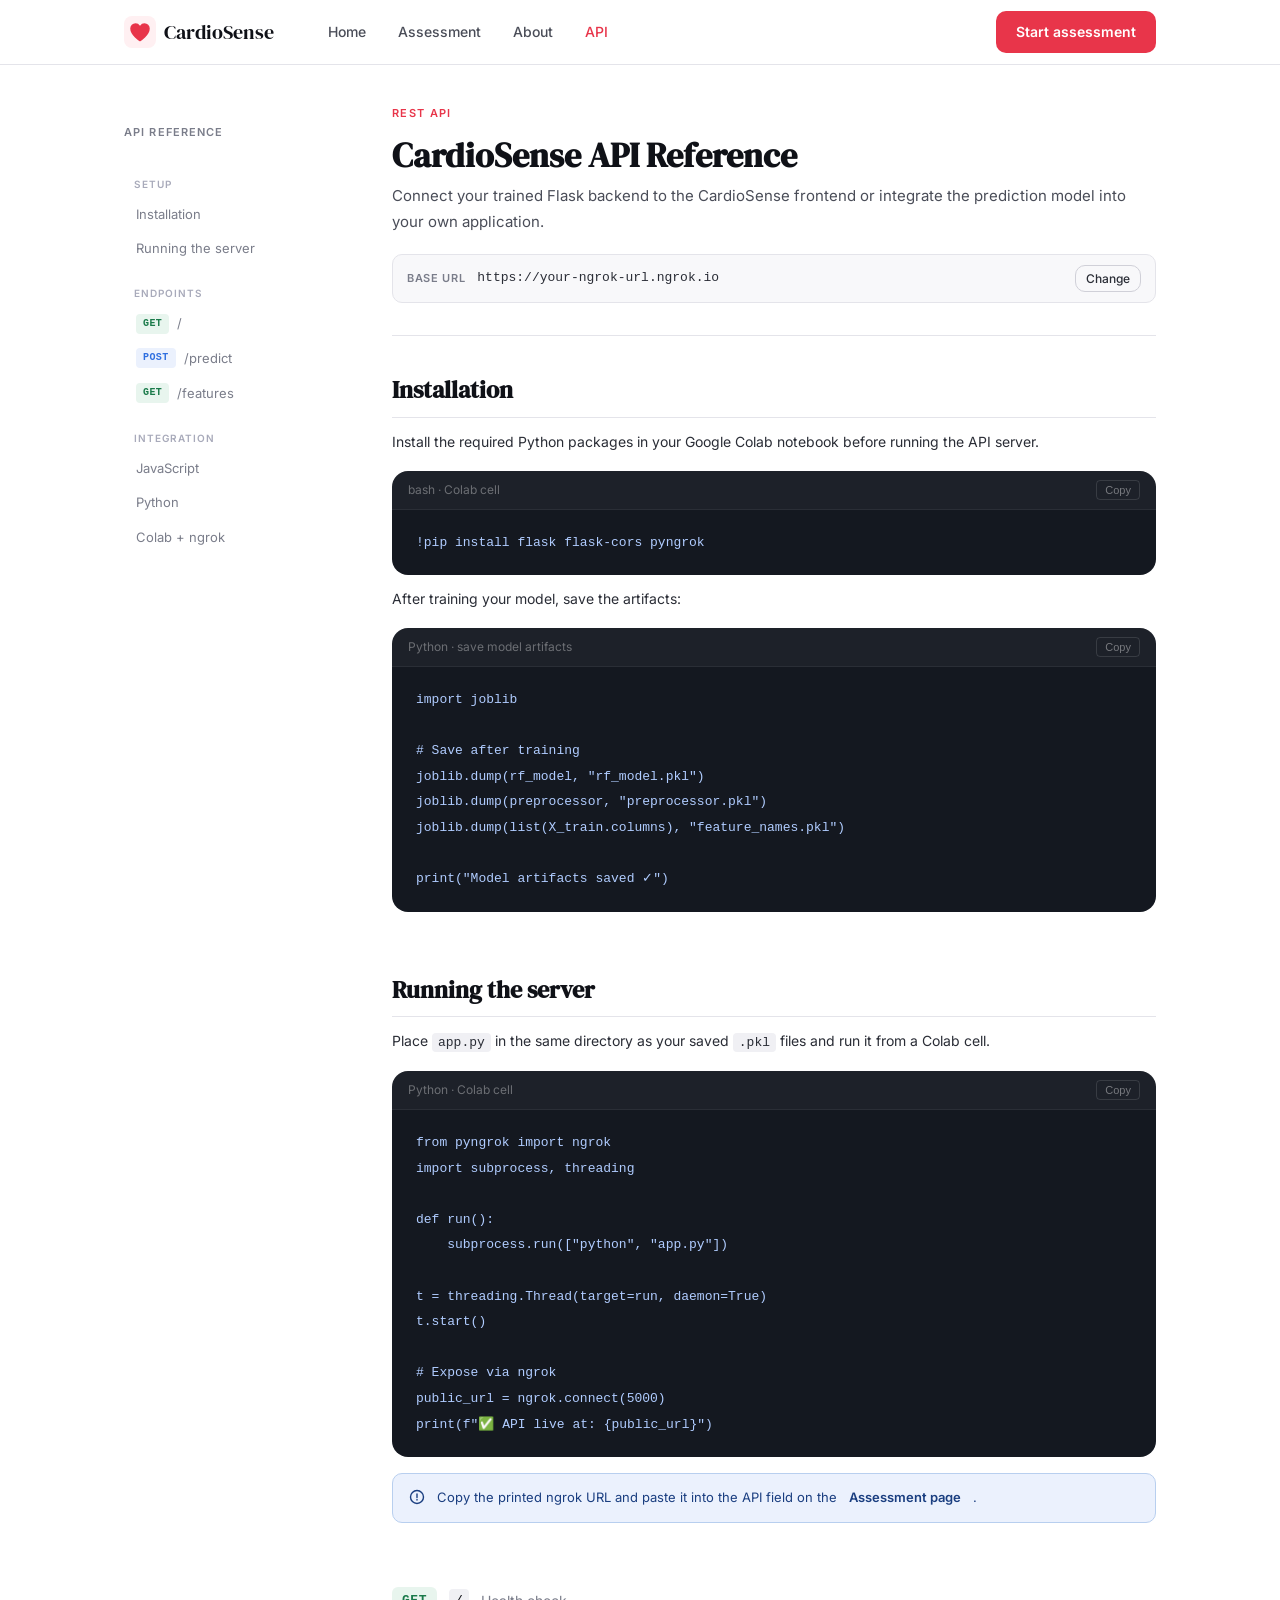
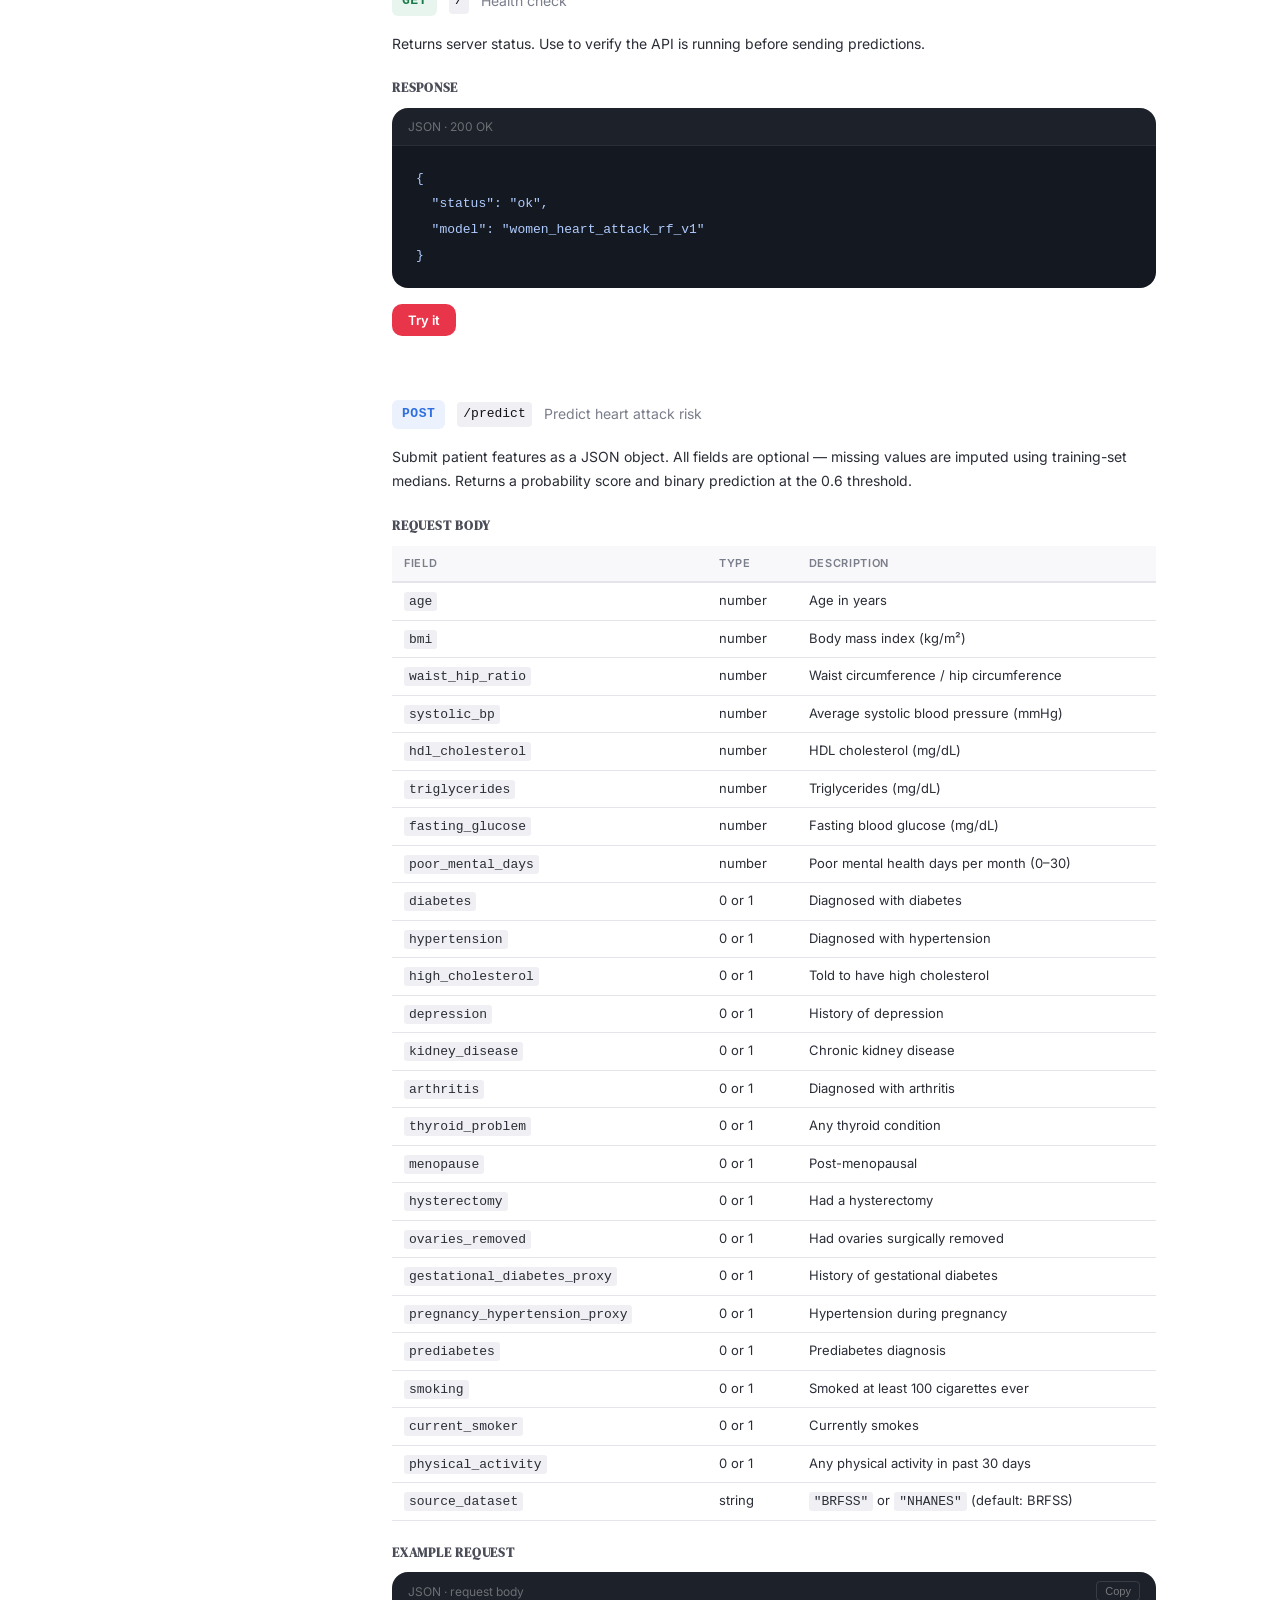
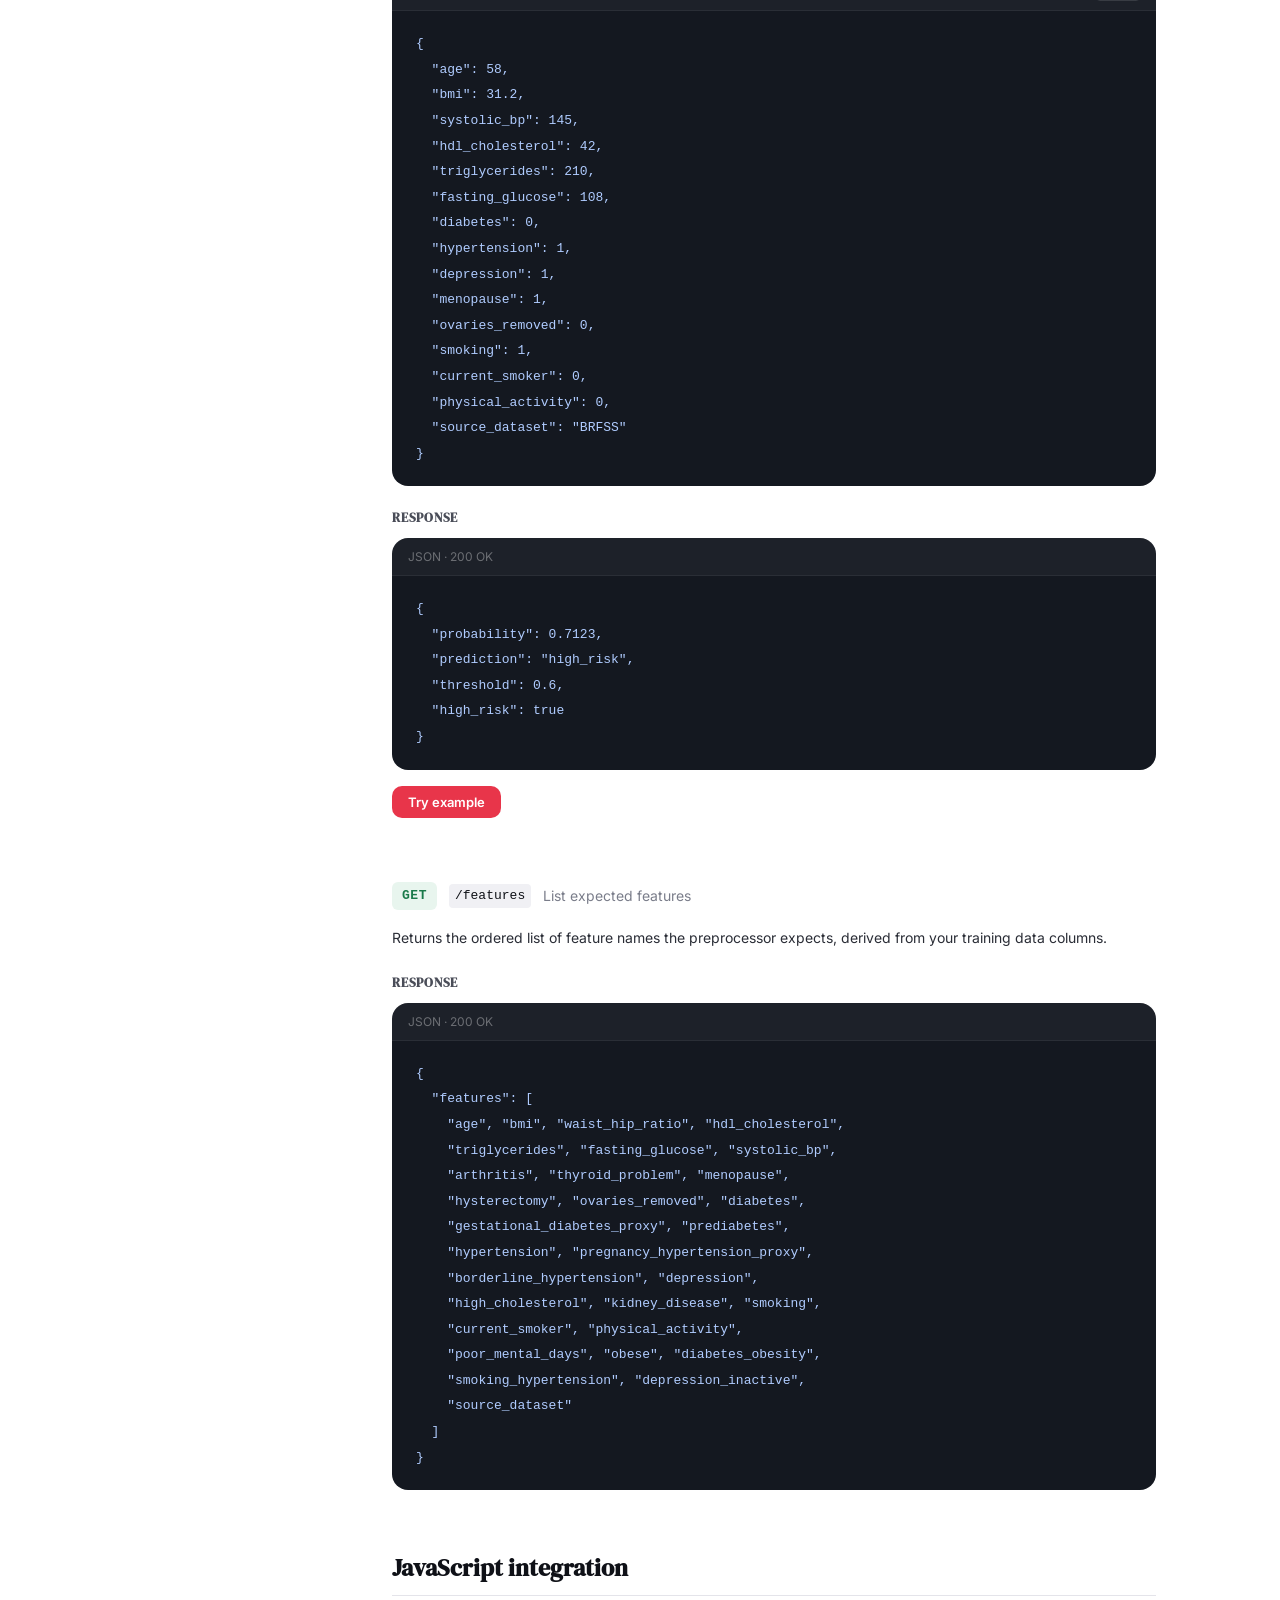
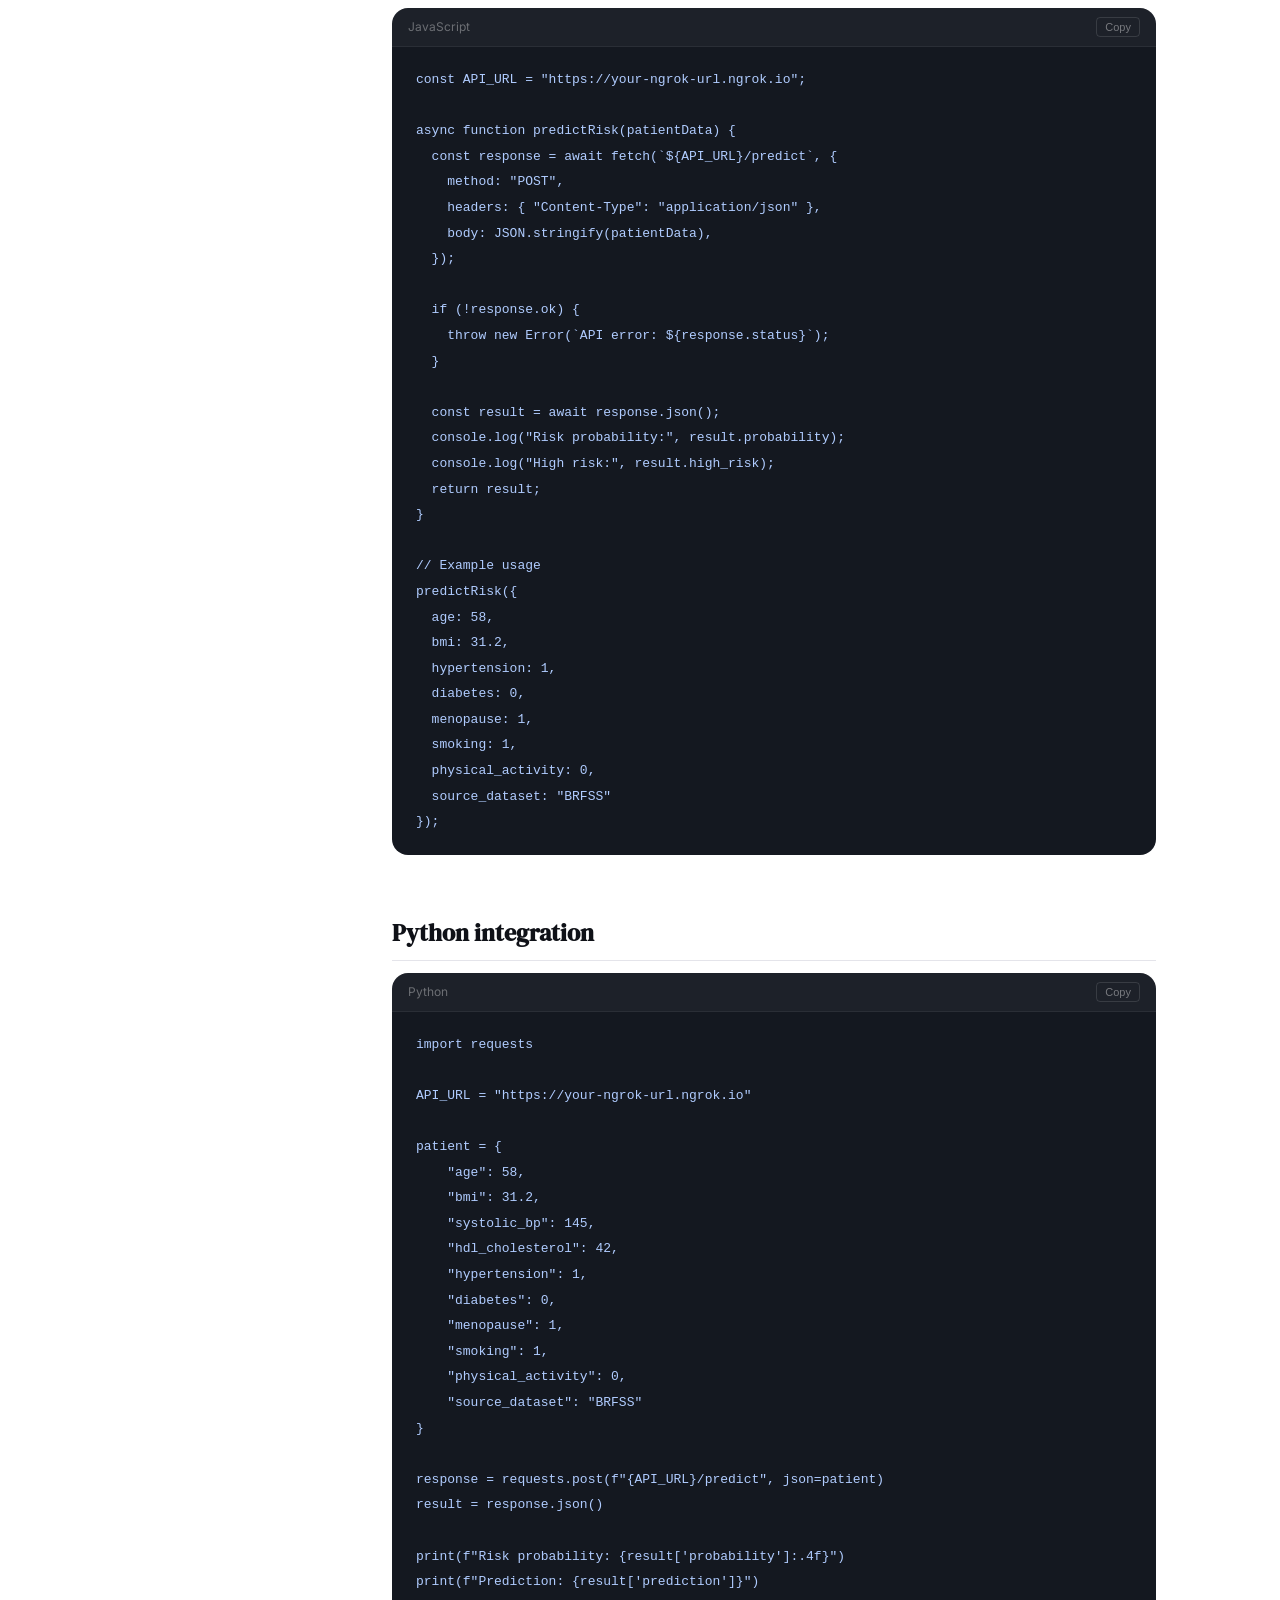
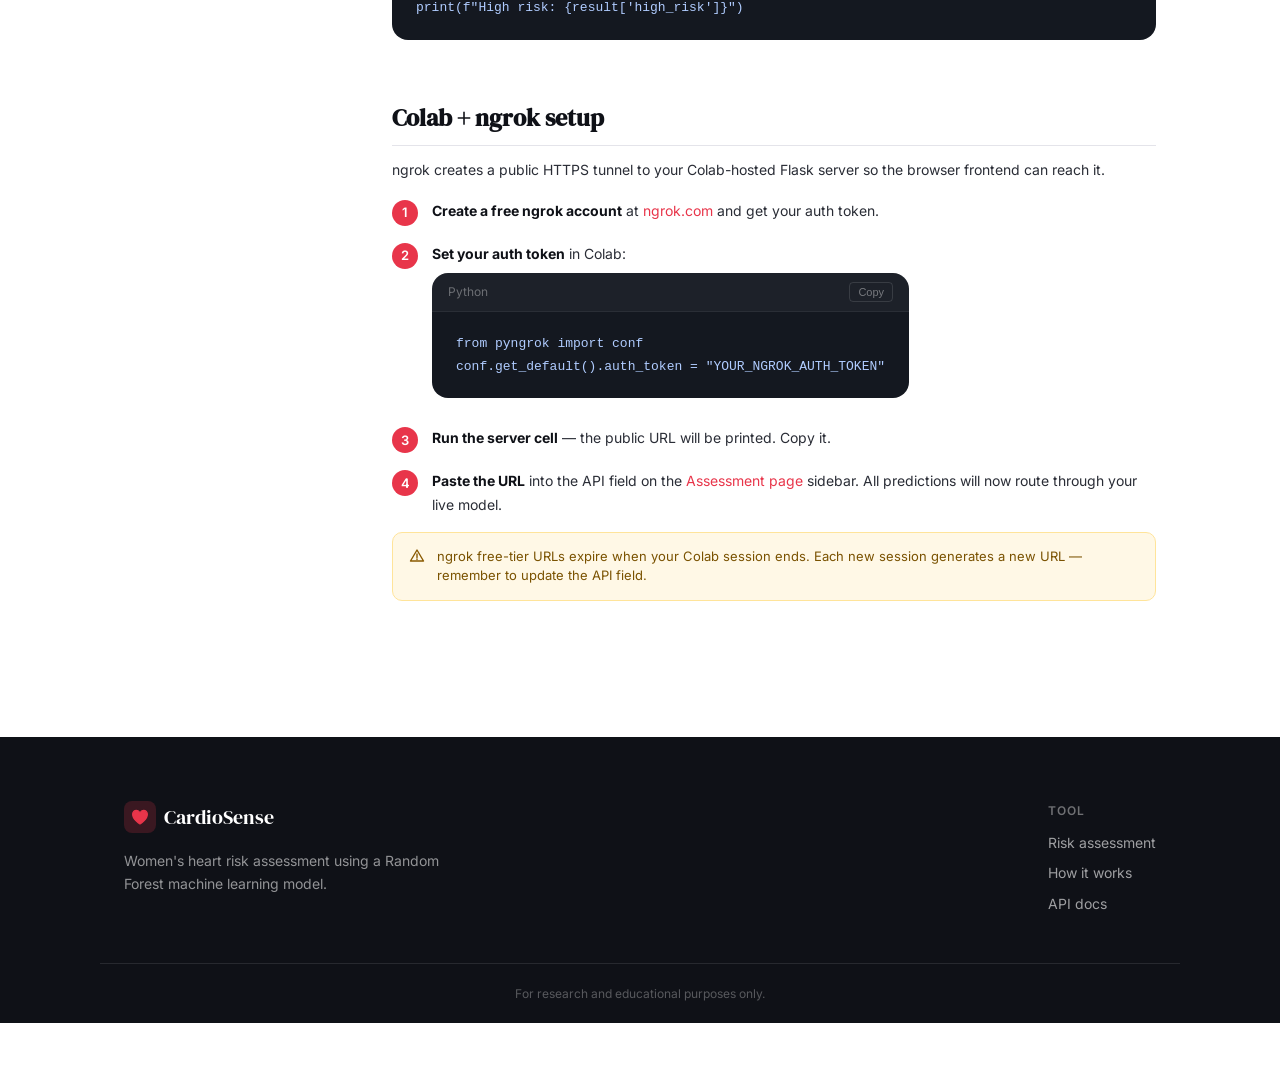
<file: api-docs.html>
<!DOCTYPE html>
<html lang="en">
<head>
<meta charset="UTF-8">
<meta name="viewport" content="width=device-width, initial-scale=1.0">
<title>API Docs — CardioSense</title>
<link rel="preconnect" href="https://fonts.googleapis.com">
<link rel="preconnect" href="https://fonts.gstatic.com" crossorigin>
<link href="https://fonts.googleapis.com/css2?family=DM+Serif+Display:ital@0;1&family=Inter:wght@300;400;500;600&display=swap" rel="stylesheet">
<link rel="stylesheet" href="base.css">
<link rel="stylesheet" href="api-docs.css">
</head>
<body>

<nav class="nav">
  <div class="nav-inner">
    <a href="index.html" class="logo">
      <span class="logo-icon">
        <svg width="22" height="22" viewBox="0 0 22 22" fill="none"><path d="M11 19.5C11 19.5 2 14 2 7.5C2 5.015 4.015 3 6.5 3C8.09 3 9.496 3.82 10.332 5.064C10.617 5.484 11.383 5.484 11.668 5.064C12.504 3.82 13.91 3 15.5 3C17.985 3 20 5.015 20 7.5C20 14 11 19.5 11 19.5Z" fill="#E8354A" stroke="#E8354A" stroke-width="1.5" stroke-linejoin="round"/></svg>
      </span>
      CardioSense
    </a>
    <div class="nav-links">
      <a href="index.html" class="nav-link">Home</a>
      <a href="index.html" class="nav-link">Assessment</a>
      <a href="about.html" class="nav-link">About</a>
      <a href="api-docs.html" class="nav-link active">API</a>
    </div>
    <a href="index.html" class="btn-primary nav-cta">Start assessment</a>
    <button class="nav-mobile-toggle" onclick="toggleMobileNav()" aria-label="Menu">
      <span></span><span></span><span></span>
    </button>
  </div>
  <div class="nav-mobile" id="nav-mobile">
    <a href="index.html">Home</a>
    <a href="index.html">Assessment</a>
    <a href="about.html">About</a>
    <a href="api-docs.html">API</a>
</div>
</nav>

<div class="api-layout">

  <!-- Sidebar -->
  <aside class="api-sidebar">
    <div class="api-sidebar-title">API Reference</div>
    <nav class="api-nav">
      <div class="api-nav-group">Setup</div>
      <a href="#setup" class="api-nav-link">Installation</a>
      <a href="#run" class="api-nav-link">Running the server</a>
      <div class="api-nav-group">Endpoints</div>
      <a href="#health" class="api-nav-link"><span class="method-badge get">GET</span> /</a>
      <a href="#predict" class="api-nav-link"><span class="method-badge post">POST</span> /predict</a>
      <a href="#features" class="api-nav-link"><span class="method-badge get">GET</span> /features</a>
      <div class="api-nav-group">Integration</div>
      <a href="#js-example" class="api-nav-link">JavaScript</a>
      <a href="#python-example" class="api-nav-link">Python</a>
      <a href="#ngrok" class="api-nav-link">Colab + ngrok</a>
    </nav>
  </aside>

  <!-- Main -->
  <main class="api-main">
    <div class="api-page-header">
      <div class="section-eyebrow">REST API</div>
      <h1>CardioSense API Reference</h1>
      <p>Connect your trained Flask backend to the CardioSense frontend or integrate the prediction model into your own application.</p>
      <div class="api-base-url">
        <span class="base-label">Base URL</span>
        <code id="base-url-display">https://your-ngrok-url.ngrok.io</code>
        <button class="btn-ghost" style="font-size:12px;padding:5px 10px" onclick="setBaseUrl()">Change</button>
      </div>
    </div>

    <!-- SETUP -->
    <section class="api-section" id="setup">
      <h2>Installation</h2>
      <p>Install the required Python packages in your Google Colab notebook before running the API server.</p>

      <div class="code-block">
        <div class="code-block-header">
          <span>bash · Colab cell</span>
          <button class="copy-btn" onclick="copyCode(this)">Copy</button>
        </div>
        <pre><code>!pip install flask flask-cors pyngrok</code></pre>
      </div>

      <p>After training your model, save the artifacts:</p>

      <div class="code-block">
        <div class="code-block-header">
          <span>Python · save model artifacts</span>
          <button class="copy-btn" onclick="copyCode(this)">Copy</button>
        </div>
        <pre><code>import joblib

# Save after training
joblib.dump(rf_model, "rf_model.pkl")
joblib.dump(preprocessor, "preprocessor.pkl")
joblib.dump(list(X_train.columns), "feature_names.pkl")

print("Model artifacts saved ✓")</code></pre>
      </div>
    </section>

    <!-- RUN -->
    <section class="api-section" id="run">
      <h2>Running the server</h2>
      <p>Place <code>app.py</code> in the same directory as your saved <code>.pkl</code> files and run it from a Colab cell.</p>
      <div class="code-block">
        <div class="code-block-header">
          <span>Python · Colab cell</span>
          <button class="copy-btn" onclick="copyCode(this)">Copy</button>
        </div>
        <pre><code>from pyngrok import ngrok
import subprocess, threading

def run():
    subprocess.run(["python", "app.py"])

t = threading.Thread(target=run, daemon=True)
t.start()

# Expose via ngrok
public_url = ngrok.connect(5000)
print(f"✅ API live at: {public_url}")</code></pre>
      </div>
      <div class="alert alert-info" style="margin-top:1rem;font-size:13px">
        <svg width="16" height="16" viewBox="0 0 16 16" fill="none" style="flex-shrink:0;margin-top:1px"><circle cx="8" cy="8" r="6.5" stroke="currentColor" stroke-width="1.4"/><path d="M8 5v3.5M8 10.5v.5" stroke="currentColor" stroke-width="1.4" stroke-linecap="round"/></svg>
        Copy the printed ngrok URL and paste it into the API field on the <a href="assess.html" style="color:inherit;font-weight:600">Assessment page</a>.
      </div>
    </section>

    <!-- GET / -->
    <section class="api-section" id="health">
      <div class="endpoint-header">
        <span class="method-badge get lg">GET</span>
        <code class="endpoint-path">/</code>
        <span class="endpoint-desc">Health check</span>
      </div>
      <p>Returns server status. Use to verify the API is running before sending predictions.</p>

      <h4>Response</h4>
      <div class="code-block">
        <div class="code-block-header"><span>JSON · 200 OK</span></div>
        <pre><code>{
  "status": "ok",
  "model": "women_heart_attack_rf_v1"
}</code></pre>
      </div>

      <div class="try-it">
        <button class="btn-primary" style="font-size:13px;padding:8px 16px" onclick="tryHealth()">Try it</button>
        <pre class="try-result" id="health-result"></pre>
      </div>
    </section>

    <!-- POST /predict -->
    <section class="api-section" id="predict">
      <div class="endpoint-header">
        <span class="method-badge post lg">POST</span>
        <code class="endpoint-path">/predict</code>
        <span class="endpoint-desc">Predict heart attack risk</span>
      </div>
      <p>Submit patient features as a JSON object. All fields are optional — missing values are imputed using training-set medians. Returns a probability score and binary prediction at the 0.6 threshold.</p>

      <h4>Request body</h4>
      <div class="params-table-wrap">
        <table class="params-table">
          <thead>
            <tr><th>Field</th><th>Type</th><th>Description</th></tr>
          </thead>
          <tbody>
            <tr><td><code>age</code></td><td>number</td><td>Age in years</td></tr>
            <tr><td><code>bmi</code></td><td>number</td><td>Body mass index (kg/m²)</td></tr>
            <tr><td><code>waist_hip_ratio</code></td><td>number</td><td>Waist circumference / hip circumference</td></tr>
            <tr><td><code>systolic_bp</code></td><td>number</td><td>Average systolic blood pressure (mmHg)</td></tr>
            <tr><td><code>hdl_cholesterol</code></td><td>number</td><td>HDL cholesterol (mg/dL)</td></tr>
            <tr><td><code>triglycerides</code></td><td>number</td><td>Triglycerides (mg/dL)</td></tr>
            <tr><td><code>fasting_glucose</code></td><td>number</td><td>Fasting blood glucose (mg/dL)</td></tr>
            <tr><td><code>poor_mental_days</code></td><td>number</td><td>Poor mental health days per month (0–30)</td></tr>
            <tr><td><code>diabetes</code></td><td>0 or 1</td><td>Diagnosed with diabetes</td></tr>
            <tr><td><code>hypertension</code></td><td>0 or 1</td><td>Diagnosed with hypertension</td></tr>
            <tr><td><code>high_cholesterol</code></td><td>0 or 1</td><td>Told to have high cholesterol</td></tr>
            <tr><td><code>depression</code></td><td>0 or 1</td><td>History of depression</td></tr>
            <tr><td><code>kidney_disease</code></td><td>0 or 1</td><td>Chronic kidney disease</td></tr>
            <tr><td><code>arthritis</code></td><td>0 or 1</td><td>Diagnosed with arthritis</td></tr>
            <tr><td><code>thyroid_problem</code></td><td>0 or 1</td><td>Any thyroid condition</td></tr>
            <tr><td><code>menopause</code></td><td>0 or 1</td><td>Post-menopausal</td></tr>
            <tr><td><code>hysterectomy</code></td><td>0 or 1</td><td>Had a hysterectomy</td></tr>
            <tr><td><code>ovaries_removed</code></td><td>0 or 1</td><td>Had ovaries surgically removed</td></tr>
            <tr><td><code>gestational_diabetes_proxy</code></td><td>0 or 1</td><td>History of gestational diabetes</td></tr>
            <tr><td><code>pregnancy_hypertension_proxy</code></td><td>0 or 1</td><td>Hypertension during pregnancy</td></tr>
            <tr><td><code>prediabetes</code></td><td>0 or 1</td><td>Prediabetes diagnosis</td></tr>
            <tr><td><code>smoking</code></td><td>0 or 1</td><td>Smoked at least 100 cigarettes ever</td></tr>
            <tr><td><code>current_smoker</code></td><td>0 or 1</td><td>Currently smokes</td></tr>
            <tr><td><code>physical_activity</code></td><td>0 or 1</td><td>Any physical activity in past 30 days</td></tr>
            <tr><td><code>source_dataset</code></td><td>string</td><td><code>"BRFSS"</code> or <code>"NHANES"</code> (default: BRFSS)</td></tr>
          </tbody>
        </table>
      </div>

      <h4>Example request</h4>
      <div class="code-block">
        <div class="code-block-header"><span>JSON · request body</span><button class="copy-btn" onclick="copyCode(this)">Copy</button></div>
        <pre><code>{
  "age": 58,
  "bmi": 31.2,
  "systolic_bp": 145,
  "hdl_cholesterol": 42,
  "triglycerides": 210,
  "fasting_glucose": 108,
  "diabetes": 0,
  "hypertension": 1,
  "depression": 1,
  "menopause": 1,
  "ovaries_removed": 0,
  "smoking": 1,
  "current_smoker": 0,
  "physical_activity": 0,
  "source_dataset": "BRFSS"
}</code></pre>
      </div>

      <h4>Response</h4>
      <div class="code-block">
        <div class="code-block-header"><span>JSON · 200 OK</span></div>
        <pre><code>{
  "probability": 0.7123,
  "prediction": "high_risk",
  "threshold": 0.6,
  "high_risk": true
}</code></pre>
      </div>

      <div class="try-it">
        <button class="btn-primary" style="font-size:13px;padding:8px 16px" onclick="tryPredict()">Try example</button>
        <pre class="try-result" id="predict-result"></pre>
      </div>
    </section>

    <!-- GET /features -->
    <section class="api-section" id="features">
      <div class="endpoint-header">
        <span class="method-badge get lg">GET</span>
        <code class="endpoint-path">/features</code>
        <span class="endpoint-desc">List expected features</span>
      </div>
      <p>Returns the ordered list of feature names the preprocessor expects, derived from your training data columns.</p>

      <h4>Response</h4>
      <div class="code-block">
        <div class="code-block-header"><span>JSON · 200 OK</span></div>
        <pre><code>{
  "features": [
    "age", "bmi", "waist_hip_ratio", "hdl_cholesterol",
    "triglycerides", "fasting_glucose", "systolic_bp",
    "arthritis", "thyroid_problem", "menopause",
    "hysterectomy", "ovaries_removed", "diabetes",
    "gestational_diabetes_proxy", "prediabetes",
    "hypertension", "pregnancy_hypertension_proxy",
    "borderline_hypertension", "depression",
    "high_cholesterol", "kidney_disease", "smoking",
    "current_smoker", "physical_activity",
    "poor_mental_days", "obese", "diabetes_obesity",
    "smoking_hypertension", "depression_inactive",
    "source_dataset"
  ]
}</code></pre>
      </div>
    </section>

    <!-- JS EXAMPLE -->
    <section class="api-section" id="js-example">
      <h2>JavaScript integration</h2>
      <div class="code-block">
        <div class="code-block-header"><span>JavaScript</span><button class="copy-btn" onclick="copyCode(this)">Copy</button></div>
        <pre><code>const API_URL = "https://your-ngrok-url.ngrok.io";

async function predictRisk(patientData) {
  const response = await fetch(`${API_URL}/predict`, {
    method: "POST",
    headers: { "Content-Type": "application/json" },
    body: JSON.stringify(patientData),
  });

  if (!response.ok) {
    throw new Error(`API error: ${response.status}`);
  }

  const result = await response.json();
  console.log("Risk probability:", result.probability);
  console.log("High risk:", result.high_risk);
  return result;
}

// Example usage
predictRisk({
  age: 58,
  bmi: 31.2,
  hypertension: 1,
  diabetes: 0,
  menopause: 1,
  smoking: 1,
  physical_activity: 0,
  source_dataset: "BRFSS"
});</code></pre>
      </div>
    </section>

    <!-- PYTHON EXAMPLE -->
    <section class="api-section" id="python-example">
      <h2>Python integration</h2>
      <div class="code-block">
        <div class="code-block-header"><span>Python</span><button class="copy-btn" onclick="copyCode(this)">Copy</button></div>
        <pre><code>import requests

API_URL = "https://your-ngrok-url.ngrok.io"

patient = {
    "age": 58,
    "bmi": 31.2,
    "systolic_bp": 145,
    "hdl_cholesterol": 42,
    "hypertension": 1,
    "diabetes": 0,
    "menopause": 1,
    "smoking": 1,
    "physical_activity": 0,
    "source_dataset": "BRFSS"
}

response = requests.post(f"{API_URL}/predict", json=patient)
result = response.json()

print(f"Risk probability: {result['probability']:.4f}")
print(f"Prediction: {result['prediction']}")
print(f"High risk: {result['high_risk']}")</code></pre>
      </div>
    </section>

    <!-- NGROK -->
    <section class="api-section" id="ngrok">
      <h2>Colab + ngrok setup</h2>
      <p>ngrok creates a public HTTPS tunnel to your Colab-hosted Flask server so the browser frontend can reach it.</p>

      <div class="steps-list">
        <div class="step-item">
          <div class="step-num-sm">1</div>
          <div>
            <strong>Create a free ngrok account</strong> at <a href="https://ngrok.com" target="_blank">ngrok.com</a> and get your auth token.
          </div>
        </div>
        <div class="step-item">
          <div class="step-num-sm">2</div>
          <div>
            <strong>Set your auth token</strong> in Colab:
            <div class="code-block" style="margin-top:.5rem">
              <div class="code-block-header"><span>Python</span><button class="copy-btn" onclick="copyCode(this)">Copy</button></div>
              <pre><code>from pyngrok import conf
conf.get_default().auth_token = "YOUR_NGROK_AUTH_TOKEN"</code></pre>
            </div>
          </div>
        </div>
        <div class="step-item">
          <div class="step-num-sm">3</div>
          <div>
            <strong>Run the server cell</strong> — the public URL will be printed. Copy it.
          </div>
        </div>
        <div class="step-item">
          <div class="step-num-sm">4</div>
          <div>
            <strong>Paste the URL</strong> into the API field on the <a href="assess.html">Assessment page</a> sidebar. All predictions will now route through your live model.
          </div>
        </div>
      </div>

      <div class="alert alert-warn" style="margin-top:1rem;font-size:13px">
        <svg width="16" height="16" viewBox="0 0 16 16" fill="none" style="flex-shrink:0;margin-top:1px"><path d="M8 2L14.5 13H1.5L8 2Z" stroke="#8A5A00" stroke-width="1.4" stroke-linejoin="round"/><path d="M8 6v3.5M8 11v.5" stroke="#8A5A00" stroke-width="1.4" stroke-linecap="round"/></svg>
        ngrok free-tier URLs expire when your Colab session ends. Each new session generates a new URL — remember to update the API field.
      </div>
    </section>

  </main>
</div>

<footer class="footer">
  <div class="container footer-inner">
    <div class="footer-brand">
      <a href="../index.html" class="logo">
        <span class="logo-icon"><svg width="18" height="18" viewBox="0 0 22 22" fill="none"><path d="M11 19.5C11 19.5 2 14 2 7.5C2 5.015 4.015 3 6.5 3C8.09 3 9.496 3.82 10.332 5.064C10.617 5.484 11.383 5.484 11.668 5.064C12.504 3.82 13.91 3 15.5 3C17.985 3 20 5.015 20 7.5C20 14 11 19.5 11 19.5Z" fill="#E8354A" stroke="#E8354A" stroke-width="1.5" stroke-linejoin="round"/></svg></span>
        CardioSense
      </a>
      <p>Women's heart risk assessment using a Random Forest machine learning model.</p>
    </div>
    <div class="footer-links">
      <div class="footer-col">
        <div class="footer-col-title">Tool</div>
        <a href="assess.html">Risk assessment</a>
        <a href="about.html">How it works</a>
        <a href="api-docs.html">API docs</a>
      </div>
    </div>
  </div>
  <div class="footer-bottom">
    <div class="container"><p>For research and educational purposes only.</p></div>
  </div>
</footer>

<script>
function toggleMobileNav() { document.getElementById('nav-mobile').classList.toggle('open'); }

function copyCode(btn) {
  const code = btn.closest('.code-block').querySelector('code').textContent;
  navigator.clipboard.writeText(code).then(() => {
    btn.textContent = 'Copied!';
    setTimeout(() => btn.textContent = 'Copy', 2000);
  });
}

function getBaseUrl() {
  return document.getElementById('base-url-display').textContent.trim();
}

function setBaseUrl() {
  const url = prompt('Enter your API base URL:', getBaseUrl());
  if (url) document.getElementById('base-url-display').textContent = url.replace(/\/$/, '');
}

async function tryHealth() {
  const el = document.getElementById('health-result');
  el.textContent = 'Calling API…';
  try {
    const res = await fetch(getBaseUrl() + '/');
    const data = await res.json();
    el.textContent = JSON.stringify(data, null, 2);
    el.style.color = '#A8D8A0';
  } catch(e) {
    el.textContent = 'Error: ' + e.message + '\n\nMake sure your Flask API is running and the URL above is correct.';
    el.style.color = '#F5A0A8';
  }
}

async function tryPredict() {
  const el = document.getElementById('predict-result');
  el.textContent = 'Sending prediction request…';
  const body = {
    age:58, bmi:31.2, systolic_bp:145, hdl_cholesterol:42,
    triglycerides:210, fasting_glucose:108, diabetes:0,
    hypertension:1, depression:1, menopause:1,
    smoking:1, current_smoker:0, physical_activity:0,
    source_dataset:"BRFSS"
  };
  try {
    const res = await fetch(getBaseUrl() + '/predict', {
      method:'POST', headers:{'Content-Type':'application/json'},
      body: JSON.stringify(body)
    });
    const data = await res.json();
    el.textContent = JSON.stringify(data, null, 2);
    el.style.color = '#A8D8A0';
  } catch(e) {
    el.textContent = 'Error: ' + e.message + '\n\nMake sure your Flask API is running and the base URL is set above.';
    el.style.color = '#F5A0A8';
  }
}

// TOC highlight
const sections = document.querySelectorAll('.api-section');
const links = document.querySelectorAll('.api-nav-link');
window.addEventListener('scroll', () => {
  let current = '';
  sections.forEach(s => { if (window.scrollY >= s.offsetTop - 120) current = s.id; });
  links.forEach(l => l.classList.toggle('active', l.getAttribute('href') === '#' + current));
});
</script>
</body>
</html>
</file>
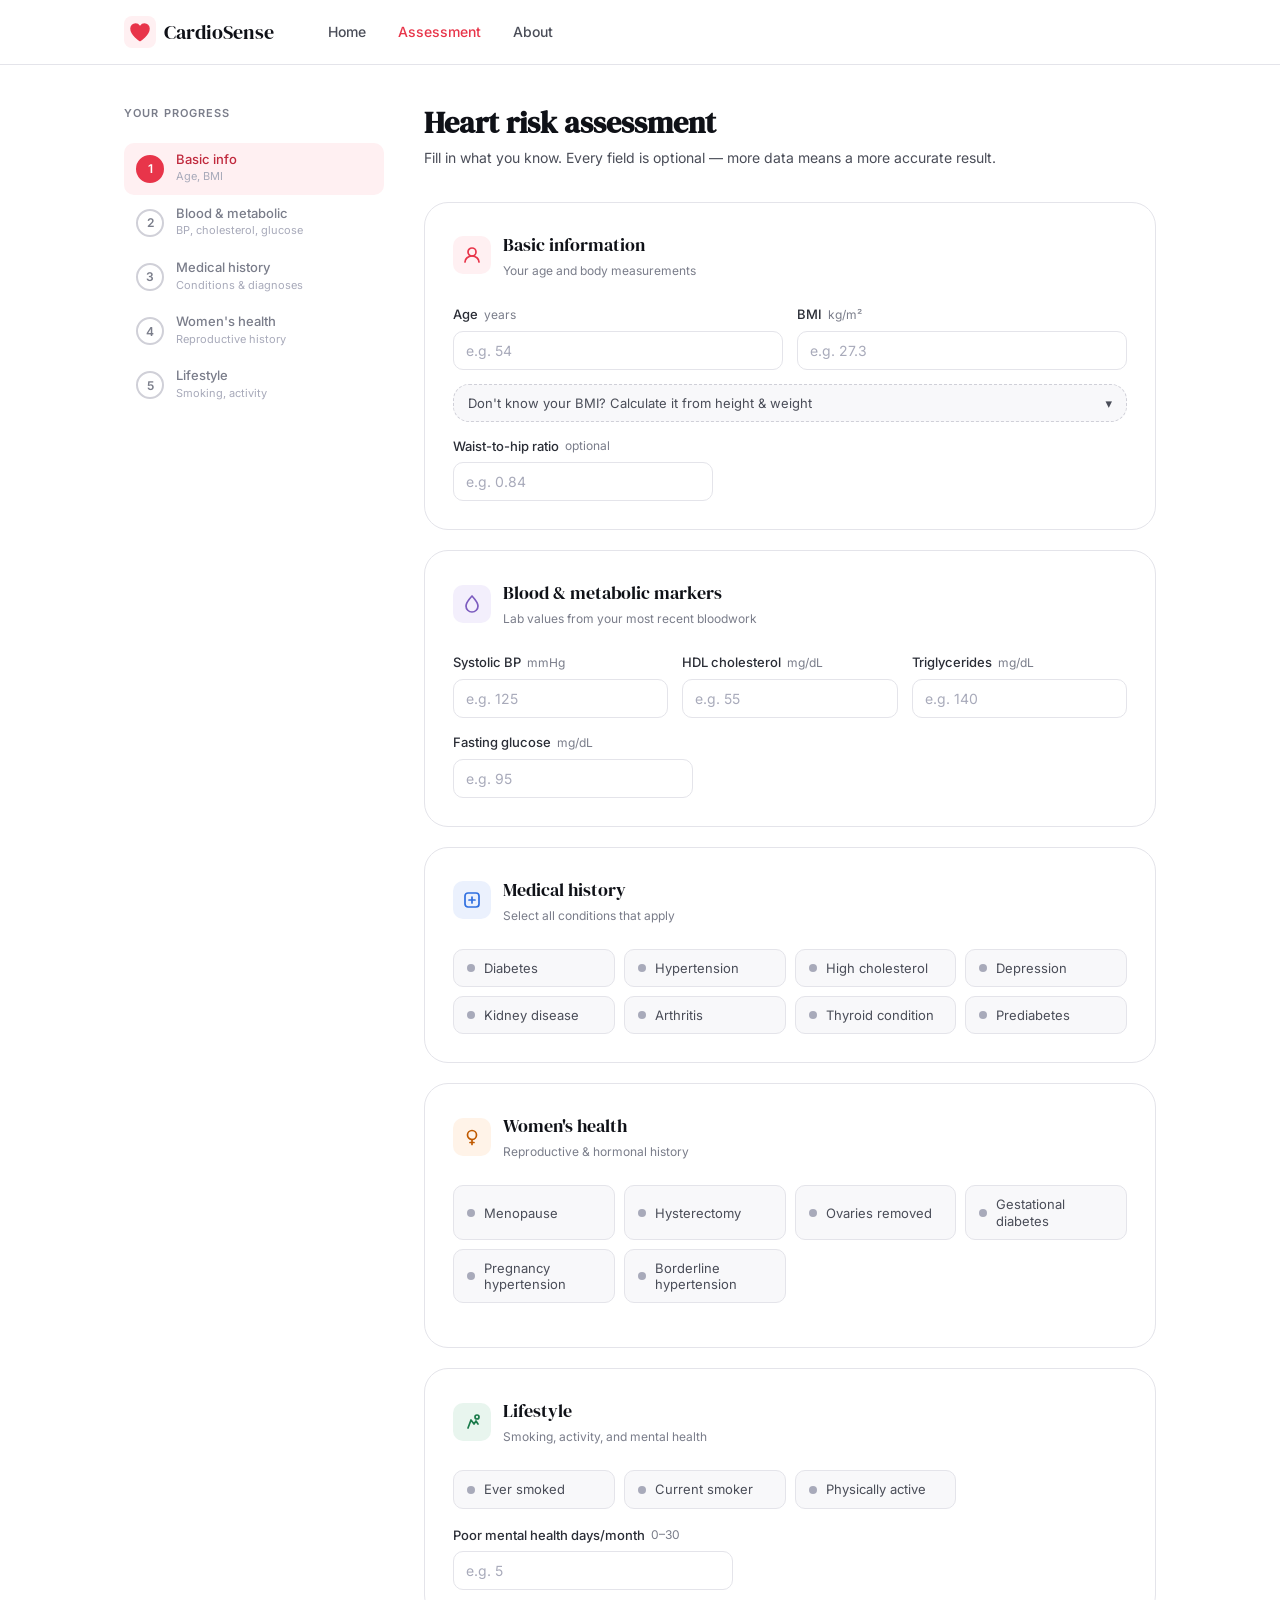
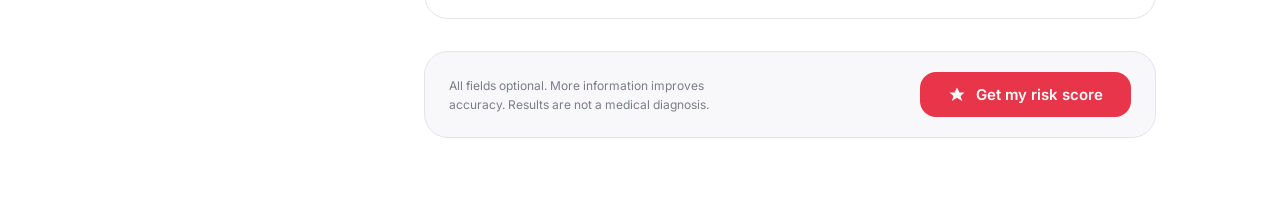
<file: assess.html>
<!DOCTYPE html>
<html lang="en">
<head>
<meta charset="UTF-8">
<meta name="viewport" content="width=device-width, initial-scale=1.0">
<title>Risk Assessment — CardioSense</title>
<link rel="preconnect" href="https://fonts.googleapis.com">
<link rel="preconnect" href="https://fonts.gstatic.com" crossorigin>
<link href="https://fonts.googleapis.com/css2?family=DM+Serif+Display:ital@0;1&family=Inter:wght@300;400;500;600&display=swap" rel="stylesheet">
<link rel="stylesheet" href="base.css">
<link rel="stylesheet" href="assess.css">
</head>
<body>

<!-- NAV -->
<nav class="nav">
  <div class="nav-inner">
    <a href="index.html" class="logo">
      <span class="logo-icon">
        <svg width="22" height="22" viewBox="0 0 22 22" fill="none"><path d="M11 19.5C11 19.5 2 14 2 7.5C2 5.015 4.015 3 6.5 3C8.09 3 9.496 3.82 10.332 5.064C10.617 5.484 11.383 5.484 11.668 5.064C12.504 3.82 13.91 3 15.5 3C17.985 3 20 5.015 20 7.5C20 14 11 19.5 11 19.5Z" fill="#E8354A" stroke="#E8354A" stroke-width="1.5" stroke-linejoin="round"/></svg>
      </span>
      CardioSense
    </a>
    <div class="nav-links">
      <a href="index.html" class="nav-link">Home</a>
      <a href="index.html" class="nav-link active">Assessment</a>
      <a href="about.html" class="nav-link">About</a>
    </div>
    <button class="nav-mobile-toggle" onclick="toggleMobileNav()" aria-label="Menu">
      <span></span><span></span><span></span>
    </button>
  </div>
  <div class="nav-mobile" id="nav-mobile">
    <a href="index.html">Home</a>
    <a href="index.html">Assessment</a>
    <a href="about.html">About</a>
  </div>
</nav>

<div class="assess-layout">

  <!-- SIDEBAR -->
  <aside class="assess-sidebar">
    <div class="sidebar-title">Your progress</div>
    <div class="progress-steps" id="progress-steps">
      <div class="progress-step active" data-section="basic" onclick="scrollToSection('basic')">
        <div class="ps-icon">1</div>
        <div>
          <div class="ps-label">Basic info</div>
          <div class="ps-sub">Age, BMI</div>
        </div>
      </div>
      <div class="progress-step" data-section="blood" onclick="scrollToSection('blood')">
        <div class="ps-icon">2</div>
        <div>
          <div class="ps-label">Blood & metabolic</div>
          <div class="ps-sub">BP, cholesterol, glucose</div>
        </div>
      </div>
      <div class="progress-step" data-section="medical" onclick="scrollToSection('medical')">
        <div class="ps-icon">3</div>
        <div>
          <div class="ps-label">Medical history</div>
          <div class="ps-sub">Conditions & diagnoses</div>
        </div>
      </div>
      <div class="progress-step" data-section="womens" onclick="scrollToSection('womens')">
        <div class="ps-icon">4</div>
        <div>
          <div class="ps-label">Women's health</div>
          <div class="ps-sub">Reproductive history</div>
        </div>
      </div>
      <div class="progress-step" data-section="lifestyle" onclick="scrollToSection('lifestyle')">
        <div class="ps-icon">5</div>
        <div>
          <div class="ps-label">Lifestyle</div>
          <div class="ps-sub">Smoking, activity</div>
        </div>
      </div>
    </div>

    <!-- API config (Live Render Backend URL) -->
    <input type="text" id="api-url" value="https://heart-attack-risk-women.onrender.com" style="display:none">
  </aside>

  <!-- MAIN -->
  <main class="assess-main">
    <div class="assess-header">
      <h1>Heart risk assessment</h1>
      <p>Fill in what you know. Every field is optional — more data means a more accurate result.</p>
    </div>

    <!-- SECTION 1: Basic -->
    <div class="form-section" id="section-basic">
      <div class="form-section-header">
        <div class="form-section-icon icon-red">
          <svg width="20" height="20" viewBox="0 0 20 20" fill="none"><circle cx="10" cy="7" r="4" stroke="currentColor" stroke-width="1.7"/><path d="M3 17c0-3.314 3.134-6 7-6s7 2.686 7 6" stroke="currentColor" stroke-width="1.7" stroke-linecap="round"/></svg>
        </div>
        <div>
          <div class="form-section-title">Basic information</div>
          <div class="form-section-sub">Your age and body measurements</div>
        </div>
      </div>
      <div class="grid-2" style="margin-bottom:14px">
        <div class="form-field">
          <label class="form-label" for="age">Age <span class="unit">years</span></label>
          <input class="form-input" type="number" id="age" min="18" max="99" placeholder="e.g. 54">
          <span class="field-error" id="err-age">Enter an age between 18 and 99.</span>
        </div>
        <div class="form-field">
          <label class="form-label" for="bmi">BMI <span class="unit">kg/m²</span></label>
          <input class="form-input" type="number" id="bmi" min="14" max="70" step="0.1" placeholder="e.g. 27.3">
          <span class="field-error" id="err-bmi">Enter a BMI between 14 and 70.</span>
        </div>
      </div>

      <!-- BMI calculator helper -->
      <div class="bmi-calc" id="bmi-calc">
        <button type="button" class="bmi-calc-toggle" id="bmi-calc-toggle" onclick="toggleBmiCalc()">
          Don't know your BMI? Calculate it from height &amp; weight
          <span id="bmi-calc-caret">▾</span>
        </button>
        <div class="bmi-calc-body" id="bmi-calc-body" style="display:none">
          <div class="bmi-unit-switch">
            <button type="button" class="bmi-unit-btn active" id="unit-metric" onclick="setBmiUnits('metric')">Metric (cm / kg)</button>
            <button type="button" class="bmi-unit-btn" id="unit-imperial" onclick="setBmiUnits('imperial')">Imperial (ft-in / lb)</button>
          </div>

          <!-- Metric inputs -->
          <div class="grid-2" id="bmi-metric-fields">
            <div class="form-field">
              <label class="form-label" for="height_cm">Height <span class="unit">cm</span></label>
              <input class="form-input" type="number" id="height_cm" min="120" max="220" step="0.1" placeholder="e.g. 165" oninput="calcBmi()">
            </div>
            <div class="form-field">
              <label class="form-label" for="weight_kg">Weight <span class="unit">kg</span></label>
              <input class="form-input" type="number" id="weight_kg" min="30" max="250" step="0.1" placeholder="e.g. 68" oninput="calcBmi()">
            </div>
          </div>

          <!-- Imperial inputs -->
          <div class="grid-3" id="bmi-imperial-fields" style="display:none">
            <div class="form-field">
              <label class="form-label" for="height_ft">Height <span class="unit">ft</span></label>
              <input class="form-input" type="number" id="height_ft" min="3" max="7" step="1" placeholder="e.g. 5" oninput="calcBmi()">
            </div>
            <div class="form-field">
              <label class="form-label" for="height_in">&nbsp;<span class="unit">in</span></label>
              <input class="form-input" type="number" id="height_in" min="0" max="11" step="1" placeholder="e.g. 5" oninput="calcBmi()">
            </div>
            <div class="form-field">
              <label class="form-label" for="weight_lb">Weight <span class="unit">lb</span></label>
              <input class="form-input" type="number" id="weight_lb" min="66" max="550" step="1" placeholder="e.g. 150" oninput="calcBmi()">
            </div>
          </div>

          <div class="bmi-calc-result" id="bmi-calc-result">Enter height and weight to calculate BMI.</div>
        </div>
      </div>

      <div class="form-field" style="max-width:260px;margin-top:14px">
        <label class="form-label" for="waist_hip">Waist-to-hip ratio <span class="unit">optional</span></label>
        <input class="form-input" type="number" id="waist_hip" min="0.5" max="1.5" step="0.01" placeholder="e.g. 0.84">
        <span class="field-error" id="err-waist_hip">Must be between 0.5 and 1.5.</span>
      </div>
    </div>

    <!-- SECTION 2: Blood -->
    <div class="form-section" id="section-blood">
      <div class="form-section-header">
        <div class="form-section-icon icon-purple">
          <svg width="20" height="20" viewBox="0 0 20 20" fill="none"><path d="M10 2C10 2 4 8.5 4 12a6 6 0 0012 0C16 8.5 10 2 10 2Z" stroke="currentColor" stroke-width="1.7" stroke-linejoin="round"/></svg>
        </div>
        <div>
          <div class="form-section-title">Blood & metabolic markers</div>
          <div class="form-section-sub">Lab values from your most recent bloodwork</div>
        </div>
      </div>
      <div class="grid-3" style="margin-bottom:14px">
        <div class="form-field">
          <label class="form-label" for="systolic">Systolic BP <span class="unit">mmHg</span></label>
          <input class="form-input" type="number" id="systolic" min="80" max="220" placeholder="e.g. 125">
          <span class="field-error" id="err-systolic">Must be between 80 and 220 mmHg.</span>
        </div>
        <div class="form-field">
          <label class="form-label" for="hdl">HDL cholesterol <span class="unit">mg/dL</span></label>
          <input class="form-input" type="number" id="hdl" min="10" max="120" placeholder="e.g. 55">
          <span class="field-error" id="err-hdl">Must be between 10 and 120 mg/dL.</span>
        </div>
        <div class="form-field">
          <label class="form-label" for="triglycerides">Triglycerides <span class="unit">mg/dL</span></label>
          <input class="form-input" type="number" id="triglycerides" min="20" max="1000" placeholder="e.g. 140">
          <span class="field-error" id="err-triglycerides">Must be between 20 and 1000 mg/dL.</span>
        </div>
      </div>
      <div class="form-field" style="max-width:240px">
        <label class="form-label" for="fasting_glucose">Fasting glucose <span class="unit">mg/dL</span></label>
        <input class="form-input" type="number" id="fasting_glucose" min="50" max="500" placeholder="e.g. 95">
        <span class="field-error" id="err-fasting_glucose">Must be between 50 and 500 mg/dL.</span>
      </div>
    </div>

    <!-- SECTION 3: Medical -->
    <div class="form-section" id="section-medical">
      <div class="form-section-header">
        <div class="form-section-icon icon-blue">
          <svg width="20" height="20" viewBox="0 0 20 20" fill="none"><rect x="3" y="3" width="14" height="14" rx="3" stroke="currentColor" stroke-width="1.7"/><path d="M10 7v6M7 10h6" stroke="currentColor" stroke-width="1.7" stroke-linecap="round"/></svg>
        </div>
        <div>
          <div class="form-section-title">Medical history</div>
          <div class="form-section-sub">Select all conditions that apply</div>
        </div>
      </div>
      <div class="toggle-grid">
        <div class="toggle-btn" data-key="diabetes" onclick="toggleBtn(this)">
          <div class="tb-dot"></div>
          <span class="tb-label">Diabetes</span>
        </div>
        <div class="toggle-btn" data-key="hypertension" onclick="toggleBtn(this)">
          <div class="tb-dot"></div>
          <span class="tb-label">Hypertension</span>
        </div>
        <div class="toggle-btn" data-key="high_cholesterol" onclick="toggleBtn(this)">
          <div class="tb-dot"></div>
          <span class="tb-label">High cholesterol</span>
        </div>
        <div class="toggle-btn" data-key="depression" onclick="toggleBtn(this)">
          <div class="tb-dot"></div>
          <span class="tb-label">Depression</span>
        </div>
        <div class="toggle-btn" data-key="kidney_disease" onclick="toggleBtn(this)">
          <div class="tb-dot"></div>
          <span class="tb-label">Kidney disease</span>
        </div>
        <div class="toggle-btn" data-key="arthritis" onclick="toggleBtn(this)">
          <div class="tb-dot"></div>
          <span class="tb-label">Arthritis</span>
        </div>
        <div class="toggle-btn" data-key="thyroid_problem" onclick="toggleBtn(this)">
          <div class="tb-dot"></div>
          <span class="tb-label">Thyroid condition</span>
        </div>
        <div class="toggle-btn" data-key="prediabetes" onclick="toggleBtn(this)">
          <div class="tb-dot"></div>
          <span class="tb-label">Prediabetes</span>
        </div>
      </div>
    </div>

    <!-- SECTION 4: Women's health -->
    <div class="form-section" id="section-womens">
      <div class="form-section-header">
        <div class="form-section-icon icon-orange">
          <svg width="20" height="20" viewBox="0 0 20 20" fill="none"><circle cx="10" cy="8" r="4.5" stroke="currentColor" stroke-width="1.7"/><path d="M10 12.5v5M8 15.5h4" stroke="currentColor" stroke-width="1.7" stroke-linecap="round"/></svg>
        </div>
        <div>
          <div class="form-section-title">Women's health</div>
          <div class="form-section-sub">Reproductive & hormonal history</div>
        </div>
      </div>
      <div class="toggle-grid" style="margin-bottom:16px">
        <div class="toggle-btn" data-key="menopause" onclick="toggleBtn(this)">
          <div class="tb-dot"></div>
          <span class="tb-label">Menopause</span>
        </div>
        <div class="toggle-btn" data-key="hysterectomy" onclick="toggleBtn(this)">
          <div class="tb-dot"></div>
          <span class="tb-label">Hysterectomy</span>
        </div>
        <div class="toggle-btn" data-key="ovaries_removed" onclick="toggleBtn(this)">
          <div class="tb-dot"></div>
          <span class="tb-label">Ovaries removed</span>
        </div>
        <div class="toggle-btn" data-key="gestational_diabetes_proxy" onclick="toggleBtn(this)">
          <div class="tb-dot"></div>
          <span class="tb-label">Gestational diabetes</span>
        </div>
        <div class="toggle-btn" data-key="pregnancy_hypertension_proxy" onclick="toggleBtn(this)">
          <div class="tb-dot"></div>
          <span class="tb-label">Pregnancy hypertension</span>
        </div>
        <div class="toggle-btn" data-key="borderline_hypertension" onclick="toggleBtn(this)">
          <div class="tb-dot"></div>
          <span class="tb-label">Borderline hypertension</span>
        </div>
      </div>
    </div>

    <!-- SECTION 5: Lifestyle -->
    <div class="form-section" id="section-lifestyle">
      <div class="form-section-header">
        <div class="form-section-icon icon-green">
          <svg width="20" height="20" viewBox="0 0 20 20" fill="none"><path d="M6 16l3-8 3 4 2-3 2 3" stroke="currentColor" stroke-width="1.7" stroke-linecap="round" stroke-linejoin="round"/><circle cx="15" cy="5" r="2" stroke="currentColor" stroke-width="1.7"/></svg>
        </div>
        <div>
          <div class="form-section-title">Lifestyle</div>
          <div class="form-section-sub">Smoking, activity, and mental health</div>
        </div>
      </div>
      <div class="toggle-grid" style="margin-bottom:16px">
        <div class="toggle-btn" data-key="smoking" onclick="toggleBtn(this)">
          <div class="tb-dot"></div>
          <span class="tb-label">Ever smoked</span>
        </div>
        <div class="toggle-btn" data-key="current_smoker" onclick="toggleBtn(this)">
          <div class="tb-dot"></div>
          <span class="tb-label">Current smoker</span>
        </div>
        <div class="toggle-btn" data-key="physical_activity" onclick="toggleBtn(this)">
          <div class="tb-dot"></div>
          <span class="tb-label">Physically active</span>
        </div>
      </div>
      <div class="form-field" style="max-width:280px">
        <label class="form-label" for="poor_mental_days">Poor mental health days/month <span class="unit">0–30</span></label>
        <input class="form-input" type="number" id="poor_mental_days" min="0" max="30" placeholder="e.g. 5">
        <span class="field-error" id="err-poor_mental_days">Must be between 0 and 30 days.</span>
      </div>
    </div>

    <!-- SUBMIT -->
    <div class="form-actions">
      <p class="form-actions-note">All fields optional. More information improves accuracy. Results are not a medical diagnosis.</p>
      <button class="submit-btn" id="submit-btn" onclick="runAssessment()">
        <svg width="18" height="18" viewBox="0 0 18 18" fill="none"><path d="M9 1.5L11.47 6.5H16.5L12.51 9.99L14.18 15L9 11.77L3.82 15L5.49 9.99L1.5 6.5H6.53L9 1.5Z" fill="currentColor"/></svg>
        <span id="btn-label">Get my risk score</span>
        <div class="spinner" id="spinner"></div>
      </button>
    </div>

    <!-- RESULT -->
    <div class="result-panel" id="result-panel">

      <div class="result-card">
        <div class="result-card-header" id="r-header">
          <div class="result-icon-wrap" id="r-icon">
            <svg width="30" height="30" viewBox="0 0 30 30" fill="none"><path d="M15 26C15 26 3 18.5 3 10.5C3 7.462 5.462 5 8.5 5C10.56 5 12.366 6.1 13.326 7.764C13.738 8.466 14.262 8.466 14.674 7.764C15.634 6.1 17.44 5 19.5 5C22.538 5 25 7.462 25 10.5C25 18.5 15 26 15 26Z" fill="currentColor" stroke="currentColor" stroke-width="1.5" stroke-linejoin="round"/></svg>
          </div>
          <div class="result-verdict">
            <div class="result-verdict-title" id="r-title"></div>
            <div class="result-verdict-sub" id="r-sub"></div>
          </div>
          <div class="result-score-badge">
            <div class="result-score-num" id="r-score"></div>
            <div class="result-score-label">risk score</div>
            <div style="margin-top:6px" id="r-source"></div>
          </div>
        </div>

        <div class="result-card-body">
          <!-- Risk bar -->
          <div class="result-bar-section">
            <div class="result-bar-labels">
              <span>Low risk (0.0)</span>
              <span>High risk (1.0)</span>
            </div>
            <div class="risk-bar-track">
              <div class="risk-bar-fill" id="r-bar" style="width:0%"></div>
            </div>
            <div class="result-threshold-line" id="r-threshold" data-label="threshold 0.025"></div>
          </div>

          <!-- Factors -->
          <div class="result-factors-title">Key factors in your profile</div>
          <div class="result-factors-grid" id="r-factors"></div>

          <!-- Next steps -->
          <div class="result-next-steps" id="r-nextsteps"></div>

          <!-- Disclaimer -->
          <div class="result-disclaimer">
            <svg width="16" height="16" viewBox="0 0 16 16" fill="none"><circle cx="8" cy="8" r="7" stroke="currentColor" stroke-width="1.4"/><path d="M8 5v3.5M8 10.5v.5" stroke="currentColor" stroke-width="1.4" stroke-linecap="round"/></svg>
            <span>This assessment is for informational purposes only. It does not constitute medical advice, diagnosis, or treatment. Always consult a qualified healthcare professional for personalized guidance.</span>
          </div>
        </div>
      </div>

      <!-- Retry -->
      <div style="margin-top:1rem;text-align:center">
        <button class="btn-ghost" onclick="resetForm()" style="font-size:13px">
          ← Adjust answers and recalculate
        </button>
      </div>
    </div>

  </main>
</div>

<script src="assess.js"></script>
<script>
function toggleMobileNav() {
  document.getElementById('nav-mobile').classList.toggle('open');
}
</script>
</body>
</html>
</file>
<file: base.css>
/* =============================================
   BASE.CSS — CardioSense shared styles
   ============================================= */

@import url('https://fonts.googleapis.com/css2?family=DM+Serif+Display:ital@0;1&family=Inter:wght@300;400;500;600&display=swap');

/* ── Reset & Root ── */
*, *::before, *::after { box-sizing: border-box; margin: 0; padding: 0; }

:root {
  /* Colors */
  --red:        #E8354A;
  --red-dark:   #C0293D;
  --red-light:  #FFF0F2;
  --red-mid:    #FFD6DA;
  --purple:     #7C5CBF;
  --purple-bg:  #F3EFFC;
  --blue:       #2F6FE0;
  --blue-bg:    #EBF1FD;

  --ink:        #0F1117;
  --ink-2:      #2A2D36;
  --ink-3:      #4A4D58;
  --ink-4:      #7A7D8A;
  --ink-5:      #A8AABA;

  --surface:    #FFFFFF;
  --surface-1:  #F8F8FA;
  --surface-2:  #F0F0F4;
  --border:     #E4E4EA;
  --border-2:   #D0D0D8;

  /* Type */
  --font-display: 'DM Serif Display', Georgia, serif;
  --font-body:    'Inter', system-ui, sans-serif;

  /* Radius */
  --r-sm: 6px;
  --r-md: 10px;
  --r-lg: 16px;
  --r-xl: 24px;

  /* Shadows */
  --shadow-sm:  0 1px 3px rgba(0,0,0,.06), 0 1px 2px rgba(0,0,0,.04);
  --shadow-md:  0 4px 16px rgba(0,0,0,.08), 0 1px 4px rgba(0,0,0,.04);
  --shadow-lg:  0 12px 40px rgba(0,0,0,.12), 0 4px 12px rgba(0,0,0,.06);

  /* Transitions */
  --t-fast: 120ms ease;
  --t-base: 200ms ease;
  --t-slow: 350ms ease;
}

html { scroll-behavior: smooth; font-size: 16px; }

body {
  font-family: var(--font-body);
  color: var(--ink);
  background: var(--surface);
  line-height: 1.6;
  -webkit-font-smoothing: antialiased;
}

/* ── Typography ── */
h1, h2, h3, h4 {
  font-family: var(--font-display);
  line-height: 1.2;
  color: var(--ink);
}

em { font-style: italic; color: var(--red); }

/* ── Layout ── */
.container {
  max-width: 1080px;
  margin: 0 auto;
  padding: 0 24px;
}

/* ── Navigation ── */
.nav {
  position: sticky;
  top: 0;
  z-index: 100;
  background: rgba(255,255,255,.92);
  backdrop-filter: blur(12px);
  border-bottom: 1px solid var(--border);
}

.nav-inner {
  max-width: 1080px;
  margin: 0 auto;
  padding: 0 24px;
  height: 64px;
  display: flex;
  align-items: center;
  gap: 2rem;
}

.logo {
  display: flex;
  align-items: center;
  gap: 8px;
  font-family: var(--font-display);
  font-size: 20px;
  color: var(--ink);
  text-decoration: none;
  font-weight: 400;
  flex-shrink: 0;
}

.logo-icon {
  width: 32px;
  height: 32px;
  background: var(--red-light);
  border-radius: 8px;
  display: flex;
  align-items: center;
  justify-content: center;
}

.nav-links {
  display: flex;
  gap: .25rem;
  margin-left: .5rem;
  flex: 1;
}

.nav-link {
  padding: 6px 14px;
  font-size: 14px;
  font-weight: 500;
  color: var(--ink-3);
  text-decoration: none;
  border-radius: var(--r-sm);
  transition: color var(--t-fast), background var(--t-fast);
}

.nav-link:hover { color: var(--ink); background: var(--surface-1); }
.nav-link.active { color: var(--red); }

.nav-cta { margin-left: auto; }

.nav-mobile-toggle {
  display: none;
  flex-direction: column;
  gap: 5px;
  background: none;
  border: none;
  cursor: pointer;
  padding: 6px;
  margin-left: auto;
}

.nav-mobile-toggle span {
  display: block;
  width: 22px;
  height: 2px;
  background: var(--ink-2);
  border-radius: 2px;
  transition: var(--t-base);
}

.nav-mobile {
  display: none;
  flex-direction: column;
  padding: 12px 24px 20px;
  border-top: 1px solid var(--border);
  gap: 4px;
}

.nav-mobile a {
  padding: 10px 12px;
  font-size: 15px;
  color: var(--ink-2);
  text-decoration: none;
  border-radius: var(--r-md);
}

.nav-mobile a:hover { background: var(--surface-1); }
.nav-mobile .btn-primary { margin-top: 8px; text-align: center; }
.nav-mobile.open { display: flex; }

/* ── Buttons ── */
.btn-primary {
  display: inline-flex;
  align-items: center;
  gap: 8px;
  padding: 10px 20px;
  background: var(--red);
  color: #fff;
  font-family: var(--font-body);
  font-size: 14px;
  font-weight: 600;
  border: none;
  border-radius: var(--r-md);
  cursor: pointer;
  text-decoration: none;
  transition: background var(--t-fast), transform var(--t-fast), box-shadow var(--t-fast);
  white-space: nowrap;
}

.btn-primary:hover {
  background: var(--red-dark);
  box-shadow: 0 4px 16px rgba(232,53,74,.28);
  transform: translateY(-1px);
}

.btn-primary:active { transform: translateY(0); }

.btn-primary.btn-lg { padding: 13px 28px; font-size: 15px; border-radius: var(--r-lg); }

.btn-ghost {
  display: inline-flex;
  align-items: center;
  gap: 8px;
  padding: 10px 20px;
  background: transparent;
  color: var(--ink-2);
  font-family: var(--font-body);
  font-size: 14px;
  font-weight: 500;
  border: 1.5px solid var(--border-2);
  border-radius: var(--r-md);
  cursor: pointer;
  text-decoration: none;
  transition: border-color var(--t-fast), color var(--t-fast), background var(--t-fast);
}

.btn-ghost:hover { border-color: var(--ink-3); color: var(--ink); background: var(--surface-1); }
.btn-ghost.btn-lg { padding: 13px 28px; font-size: 15px; border-radius: var(--r-lg); }

/* ── Section labels ── */
.section-eyebrow {
  font-size: 11px;
  font-weight: 600;
  letter-spacing: .12em;
  text-transform: uppercase;
  color: var(--red);
  margin-bottom: .75rem;
}

.section-title {
  font-size: clamp(28px, 4vw, 42px);
  margin-bottom: 1rem;
  line-height: 1.15;
}

.section-sub {
  font-size: 16px;
  color: var(--ink-3);
  line-height: 1.7;
  max-width: 560px;
}

/* ── Footer ── */
.footer {
  background: var(--ink);
  color: rgba(255,255,255,.75);
  padding-top: 4rem;
}

.footer-inner {
  display: grid;
  grid-template-columns: 1fr auto;
  gap: 4rem;
  padding-bottom: 3rem;
  border-bottom: 1px solid rgba(255,255,255,.1);
}

.footer-brand { max-width: 320px; }

.footer-brand .logo { color: #fff; margin-bottom: 1rem; }
.footer-brand .logo-icon { background: rgba(232,53,74,.2); }
.footer-brand p { font-size: 14px; line-height: 1.7; color: rgba(255,255,255,.55); }

.footer-links { display: flex; gap: 3rem; }

.footer-col { display: flex; flex-direction: column; gap: .5rem; }

.footer-col-title {
  font-size: 12px;
  font-weight: 600;
  letter-spacing: .08em;
  text-transform: uppercase;
  color: rgba(255,255,255,.4);
  margin-bottom: .25rem;
}

.footer-col a {
  font-size: 14px;
  color: rgba(255,255,255,.6);
  text-decoration: none;
  transition: color var(--t-fast);
}

.footer-col a:hover { color: #fff; }

.footer-bottom {
  padding: 1.25rem 0;
}

.footer-bottom p {
  font-size: 12px;
  color: rgba(255,255,255,.3);
  text-align: center;
}

/* ── Form elements ── */
.form-field {
  display: flex;
  flex-direction: column;
  gap: 6px;
}

.form-label {
  font-size: 13px;
  font-weight: 500;
  color: var(--ink-2);
  display: flex;
  align-items: center;
  gap: 6px;
}

.form-label .unit {
  font-weight: 400;
  color: var(--ink-4);
  font-size: 12px;
}

.form-input {
  width: 100%;
  padding: 10px 12px;
  font-family: var(--font-body);
  font-size: 14px;
  color: var(--ink);
  background: var(--surface);
  border: 1.5px solid var(--border);
  border-radius: var(--r-md);
  outline: none;
  transition: border-color var(--t-fast), box-shadow var(--t-fast);
  appearance: none;
}

.form-input:focus {
  border-color: var(--red);
  box-shadow: 0 0 0 3px rgba(232,53,74,.1);
}

.form-input::placeholder { color: var(--ink-5); }

/* ── Badges ── */
.badge {
  display: inline-flex;
  align-items: center;
  gap: 6px;
  padding: 4px 10px;
  border-radius: 100px;
  font-size: 12px;
  font-weight: 500;
}

.badge-red   { background: var(--red-light); color: var(--red-dark); }
.badge-green { background: #E8F5EE; color: #1A7A4A; }
.badge-warn  { background: #FFF8E6; color: #8A5A00; }

/* ── Alert ── */
.alert {
  display: flex;
  gap: 12px;
  padding: 14px 16px;
  border-radius: var(--r-md);
  font-size: 14px;
  line-height: 1.5;
}

.alert-warn { background: #FFF8E6; border: 1px solid #FFE49A; color: #7A5200; }
.alert-info { background: var(--blue-bg); border: 1px solid #B8CFEF; color: #1A3E80; }
.alert-danger { background: var(--red-light); border: 1px solid var(--red-mid); color: var(--red-dark); }
.alert-success { background: #E8F5EE; border: 1px solid #A8D8BC; color: #1A5A34; }

/* ── Toggle button ── */
.toggle-btn {
  display: flex;
  align-items: center;
  gap: 9px;
  padding: 10px 13px;
  background: var(--surface-1);
  border: 1.5px solid var(--border);
  border-radius: var(--r-md);
  cursor: pointer;
  user-select: none;
  transition: all var(--t-fast);
}

.toggle-btn:hover { border-color: var(--border-2); background: var(--surface); }

.toggle-btn.active {
  background: var(--red-light);
  border-color: #F5B8C0;
}

.toggle-btn .tb-dot {
  width: 8px; height: 8px;
  border-radius: 50%;
  background: var(--ink-5);
  flex-shrink: 0;
  transition: background var(--t-fast);
}

.toggle-btn.active .tb-dot { background: var(--red); }

.toggle-btn .tb-label {
  font-size: 13px;
  color: var(--ink-3);
  line-height: 1.25;
}

.toggle-btn.active .tb-label { color: var(--red-dark); font-weight: 500; }

/* ── Spinner ── */
.spinner {
  width: 18px; height: 18px;
  border: 2.5px solid rgba(255,255,255,.35);
  border-top-color: #fff;
  border-radius: 50%;
  animation: spin .7s linear infinite;
  display: none;
}

@keyframes spin { to { transform: rotate(360deg); } }

/* ── Risk bar ── */
.risk-bar-track {
  height: 8px;
  background: var(--surface-2);
  border-radius: 4px;
  overflow: hidden;
}

.risk-bar-fill {
  height: 100%;
  border-radius: 4px;
  transition: width .8s cubic-bezier(.4,0,.2,1);
}

/* ── Pulse animation (heart icon) ── */
@keyframes pulse {
  0%, 100% { transform: scale(1); }
  50% { transform: scale(1.12); }
}

.pulse { animation: pulse 2s ease-in-out infinite; }

/* ── Responsive ── */
@media (max-width: 768px) {
  .nav-links, .nav-cta { display: none; }
  .nav-mobile-toggle { display: flex; }
  .footer-inner { grid-template-columns: 1fr; gap: 2rem; }
  .footer-links { gap: 2rem; }
}
</file>
<file: home.css>
/* =============================================
   HOME.CSS — Landing page styles
   ============================================= */

/* ── Hero ── */
.hero {
  position: relative;
  overflow: hidden;
  padding: 6rem 0 5rem;
}

.hero-bg {
  position: absolute;
  inset: 0;
  pointer-events: none;
  z-index: 0;
}

.hero-orb {
  position: absolute;
  border-radius: 50%;
  filter: blur(80px);
  opacity: .12;
}

.hero-orb-1 {
  width: 600px; height: 600px;
  background: var(--red);
  top: -200px; right: -100px;
}

.hero-orb-2 {
  width: 400px; height: 400px;
  background: var(--purple);
  bottom: -100px; left: -50px;
}

.hero-inner {
  position: relative;
  z-index: 1;
  max-width: 760px;
}

.hero-badge {
  display: inline-flex;
  align-items: center;
  gap: 8px;
  padding: 6px 14px;
  background: var(--red-light);
  border: 1px solid var(--red-mid);
  border-radius: 100px;
  font-size: 12px;
  font-weight: 500;
  color: var(--red-dark);
  margin-bottom: 1.5rem;
}

.badge-dot {
  width: 6px; height: 6px;
  border-radius: 50%;
  background: var(--red);
  animation: pulse 2s ease-in-out infinite;
}

.hero-title {
  font-size: clamp(40px, 6vw, 68px);
  line-height: 1.08;
  letter-spacing: -.02em;
  margin-bottom: 1.25rem;
}

.hero-sub {
  font-size: 17px;
  color: var(--ink-3);
  line-height: 1.75;
  max-width: 580px;
  margin-bottom: 2.5rem;
}

.hero-actions {
  display: flex;
  gap: 12px;
  flex-wrap: wrap;
  margin-bottom: 3rem;
}

.hero-stats {
  display: flex;
  align-items: center;
  gap: 2rem;
  flex-wrap: wrap;
}

.hero-stat { display: flex; flex-direction: column; gap: 2px; }

.hero-stat-num {
  font-family: var(--font-display);
  font-size: 28px;
  color: var(--ink);
  line-height: 1;
}

.hero-stat-label {
  font-size: 12px;
  color: var(--ink-4);
}

.hero-stat-divider {
  width: 1px; height: 40px;
  background: var(--border);
}

/* ── Why section ── */
.why-section {
  padding: 6rem 0;
  background: var(--surface-1);
  border-top: 1px solid var(--border);
  border-bottom: 1px solid var(--border);
}

.why-grid {
  display: grid;
  grid-template-columns: repeat(3, 1fr);
  gap: 1.5rem;
  margin-top: 3rem;
}

.why-card {
  background: var(--surface);
  border: 1px solid var(--border);
  border-radius: var(--r-xl);
  padding: 2rem;
  transition: box-shadow var(--t-base), transform var(--t-base);
}

.why-card:hover {
  box-shadow: var(--shadow-md);
  transform: translateY(-2px);
}

.why-card-icon {
  width: 48px; height: 48px;
  border-radius: var(--r-lg);
  display: flex;
  align-items: center;
  justify-content: center;
  margin-bottom: 1.25rem;
}

.why-icon-red    { background: var(--red-light); color: var(--red); }
.why-icon-purple { background: var(--purple-bg); color: var(--purple); }
.why-icon-blue   { background: var(--blue-bg); color: var(--blue); }

.why-card h3 {
  font-size: 18px;
  margin-bottom: .6rem;
  font-family: var(--font-display);
}

.why-card p {
  font-size: 14px;
  color: var(--ink-3);
  line-height: 1.7;
}

/* ── How it works ── */
.how-section { padding: 6rem 0; }

.steps {
  display: flex;
  align-items: flex-start;
  gap: 0;
  margin-top: 3rem;
  position: relative;
}

.step {
  flex: 1;
  display: flex;
  flex-direction: column;
  align-items: flex-start;
  gap: 1rem;
}

.step-num {
  width: 44px; height: 44px;
  border-radius: 50%;
  background: var(--red);
  color: #fff;
  font-family: var(--font-display);
  font-size: 20px;
  display: flex;
  align-items: center;
  justify-content: center;
  flex-shrink: 0;
  position: relative;
  z-index: 1;
}

.step-connector {
  flex: 0 0 60px;
  height: 2px;
  background: var(--border);
  margin-top: 22px;
  position: relative;
}

.step-connector::after {
  content: '';
  position: absolute;
  right: -6px;
  top: -4px;
  width: 0; height: 0;
  border-top: 5px solid transparent;
  border-bottom: 5px solid transparent;
  border-left: 7px solid var(--border);
}

.step-content h3 { font-size: 17px; margin-bottom: .4rem; }
.step-content p { font-size: 14px; color: var(--ink-3); line-height: 1.65; }

.how-cta { margin-top: 3rem; }

/* ── Features ── */
.features-section {
  padding: 6rem 0;
  background: var(--ink);
}

.features-section .section-eyebrow { color: var(--red-mid); }
.features-section .section-title { color: #fff; }
.features-section .section-sub { color: rgba(255,255,255,.55); }
.features-section .btn-ghost {
  color: rgba(255,255,255,.7);
  border-color: rgba(255,255,255,.2);
}
.features-section .btn-ghost:hover { color: #fff; border-color: rgba(255,255,255,.5); background: rgba(255,255,255,.06); }

.features-grid {
  display: grid;
  grid-template-columns: 1fr 1fr;
  gap: 5rem;
  align-items: center;
}

.features-list {
  display: flex;
  flex-direction: column;
  gap: 1rem;
}

.feature-item {
  display: flex;
  align-items: flex-start;
  gap: 14px;
  padding: 14px 16px;
  background: rgba(255,255,255,.04);
  border: 1px solid rgba(255,255,255,.08);
  border-radius: var(--r-lg);
}

.feature-dot {
  width: 8px; height: 8px;
  border-radius: 50%;
  flex-shrink: 0;
  margin-top: 5px;
}

.feature-dot-red    { background: var(--red); }
.feature-dot-purple { background: #A080E0; }
.feature-dot-blue   { background: #60A0FF; }

.feature-item strong {
  display: block;
  font-size: 14px;
  font-weight: 600;
  color: rgba(255,255,255,.9);
  margin-bottom: 2px;
}

.feature-item span {
  font-size: 13px;
  color: rgba(255,255,255,.45);
}

/* ── Disclaimer banner ── */
.disclaimer-banner {
  background: #FFF8E6;
  border-top: 1px solid #FFE49A;
  border-bottom: 1px solid #FFE49A;
  padding: 1rem 0;
}

.disclaimer-inner {
  display: flex;
  align-items: flex-start;
  gap: 12px;
  color: #7A5200;
  font-size: 13px;
  line-height: 1.6;
}

.disclaimer-inner svg { flex-shrink: 0; margin-top: 1px; color: #C47800; }

/* ── Responsive ── */
@media (max-width: 900px) {
  .why-grid { grid-template-columns: 1fr; }
  .features-grid { grid-template-columns: 1fr; gap: 3rem; }
  .steps { flex-direction: column; gap: 2rem; }
  .step-connector { display: none; }
}

@media (max-width: 600px) {
  .hero { padding: 4rem 0 3rem; }
  .hero-stats { gap: 1.5rem; }
  .hero-stat-divider { display: none; }
}
</file>
<file: about.css>
/* about.css */
.about-hero {
  padding: 4rem 0 3rem;
  border-bottom: 1px solid var(--border);
  background: var(--surface-1);
}
.about-hero-title { font-size: clamp(32px, 5vw, 52px); margin-bottom: .75rem; }
.about-hero-sub   { font-size: 16px; color: var(--ink-3); line-height: 1.7; }

.about-layout {
  display: grid;
  grid-template-columns: 200px 1fr;
  gap: 3rem;
  padding-top: 3rem;
  padding-bottom: 5rem;
  align-items: start;
}

/* TOC */
.about-toc { position: sticky; top: 88px; }
.toc-title { font-size: 11px; font-weight: 600; letter-spacing: .1em; text-transform: uppercase; color: var(--ink-4); margin-bottom: 1rem; }
.about-toc nav { display: flex; flex-direction: column; gap: 2px; }
.toc-link { font-size: 13px; color: var(--ink-4); text-decoration: none; padding: 6px 10px; border-radius: var(--r-sm); transition: all var(--t-fast); border-left: 2px solid transparent; }
.toc-link:hover { color: var(--ink); background: var(--surface-1); }
.toc-link.active { color: var(--red); border-left-color: var(--red); background: var(--red-light); }

/* Sections */
.about-content { min-width: 0; }
.about-section { margin-bottom: 4rem; }
.about-section h2 { font-size: 28px; margin-bottom: 1rem; border-bottom: 1px solid var(--border); padding-bottom: .75rem; }
.about-section h3 { font-size: 20px; margin-bottom: .75rem; }
.about-section p  { font-size: 15px; color: var(--ink-2); line-height: 1.75; margin-bottom: 1rem; }
.about-section code { font-size: 13px; background: var(--surface-2); padding: 2px 6px; border-radius: 4px; font-family: monospace; color: var(--ink-2); }

/* Dataset cards */
.dataset-cards { display: grid; grid-template-columns: 1fr 1fr; gap: 1.25rem; margin: 1.5rem 0; }
.dataset-card { background: var(--surface); border: 1px solid var(--border); border-radius: var(--r-xl); padding: 1.5rem; }
.dataset-card-header { display: flex; align-items: flex-start; gap: 12px; margin-bottom: 1rem; }
.dataset-icon { width: 40px; height: 40px; border-radius: var(--r-md); display: flex; align-items: center; justify-content: center; flex-shrink: 0; }
.ds-blue { background: var(--blue-bg); color: var(--blue); }
.ds-green { background: #E8F5EE; color: #1A7A4A; }
.dataset-name { font-family: var(--font-display); font-size: 18px; line-height: 1.2; }
.dataset-full { font-size: 12px; color: var(--ink-4); margin-top: 2px; }
.dataset-card p { font-size: 13px; color: var(--ink-3); line-height: 1.7; margin-bottom: 1rem; }
.dataset-tags { display: flex; flex-wrap: wrap; gap: 6px; }
.dtag { font-size: 11px; font-weight: 500; padding: 3px 8px; background: var(--surface-2); border: 1px solid var(--border); border-radius: 100px; color: var(--ink-3); }

/* Info boxes */
.info-box {
  display: flex; gap: 10px; padding: 14px 16px;
  background: var(--blue-bg); border: 1px solid #B8CFEF;
  border-radius: var(--r-md); font-size: 13px; color: #1A3E80; line-height: 1.65;
}
.info-box svg { flex-shrink: 0; margin-top: 2px; }
.info-box p { margin: 0; color: #1A3E80; font-size: 13px; }
.info-box code { background: rgba(47,111,224,.1); color: #1A3E80; }
.info-box-warn { background: #FFF8E6; border-color: #FFE49A; color: #7A5200; }
.info-box-warn p { color: #7A5200; }

/* Feature table */
.feature-table-wrap { overflow-x: auto; margin: 1.5rem 0; }
.feature-table { width: 100%; border-collapse: collapse; font-size: 13px; }
.feature-table th { text-align: left; font-size: 11px; font-weight: 600; letter-spacing: .06em; text-transform: uppercase; color: var(--ink-4); padding: 10px 14px; background: var(--surface-1); border-bottom: 2px solid var(--border); }
.feature-table td { padding: 9px 14px; border-bottom: 1px solid var(--border); color: var(--ink-2); vertical-align: top; line-height: 1.5; }
.feature-table tr:hover td { background: var(--surface-1); }
.ft-group td { background: var(--surface-2); font-size: 12px; font-weight: 600; color: var(--ink-3); padding: 7px 14px; letter-spacing: .02em; }

/* Pipeline steps */
.pipeline-steps { display: flex; flex-direction: column; gap: 1px; margin: 1.5rem 0; }
.pipeline-step { display: flex; gap: 16px; padding: 1.25rem; background: var(--surface); border: 1px solid var(--border); }
.pipeline-step:first-child { border-radius: var(--r-lg) var(--r-lg) 0 0; }
.pipeline-step:last-child  { border-radius: 0 0 var(--r-lg) var(--r-lg); }
.pipeline-step-num { width: 32px; height: 32px; border-radius: 50%; background: var(--red); color: #fff; font-family: var(--font-display); font-size: 16px; display: flex; align-items: center; justify-content: center; flex-shrink: 0; }
.pipeline-step-body h4 { font-size: 15px; font-family: var(--font-display); margin-bottom: .4rem; }
.pipeline-step-body p  { font-size: 13px; color: var(--ink-3); line-height: 1.65; margin: 0; }

/* Code block */
.code-block { background: var(--ink); border-radius: var(--r-lg); overflow: hidden; margin: 1.5rem 0; }
.code-block-header { display: flex; align-items: center; justify-content: space-between; padding: 10px 16px; background: rgba(255,255,255,.06); border-bottom: 1px solid rgba(255,255,255,.08); font-size: 12px; color: rgba(255,255,255,.45); }
.copy-btn { font-size: 11px; font-weight: 500; color: rgba(255,255,255,.5); background: none; border: 1px solid rgba(255,255,255,.15); border-radius: 4px; padding: 3px 8px; cursor: pointer; transition: all var(--t-fast); }
.copy-btn:hover { color: #fff; border-color: rgba(255,255,255,.3); }
.code-block pre { margin: 0; padding: 1.25rem 1.5rem; overflow-x: auto; }
.code-block code { background: none; padding: 0; font-size: 13px; color: #A8D8A0; font-family: 'JetBrains Mono', 'Fira Code', monospace; line-height: 1.75; }

/* Metrics */
.metrics-grid { display: grid; grid-template-columns: repeat(4, 1fr); gap: 1rem; margin: 1.5rem 0; }
.metric-card { background: var(--surface); border: 1px solid var(--border); border-radius: var(--r-lg); padding: 1.25rem; text-align: center; }
.metric-val  { font-family: var(--font-display); font-size: 30px; color: var(--red); line-height: 1; margin-bottom: .25rem; }
.metric-name { font-size: 13px; font-weight: 600; color: var(--ink-2); margin-bottom: .25rem; }
.metric-desc { font-size: 11px; color: var(--ink-4); line-height: 1.4; }

/* Importance bars */
.importance-bars { display: flex; flex-direction: column; gap: 10px; }
.imp-row { display: flex; align-items: center; gap: 12px; }
.imp-label { font-size: 12px; font-family: monospace; color: var(--ink-3); width: 160px; flex-shrink: 0; }
.imp-bar-track { flex: 1; height: 8px; background: var(--surface-2); border-radius: 4px; overflow: hidden; }
.imp-bar { height: 100%; background: linear-gradient(90deg, #F5A0A8, var(--red)); border-radius: 4px; }
.imp-bar-orange { background: linear-gradient(90deg, #FFD080, #C05A00); }
.imp-bar-purple { background: linear-gradient(90deg, #C0A0E0, var(--purple)); }
.imp-pct { font-size: 11px; color: var(--ink-4); width: 30px; flex-shrink: 0; }

/* Limitations */
.limitation-list { display: flex; flex-direction: column; gap: 1px; margin-top: 1.25rem; }
.limitation-item { display: flex; gap: 14px; padding: 1.25rem; background: var(--surface); border: 1px solid var(--border); }
.limitation-item:first-child { border-radius: var(--r-lg) var(--r-lg) 0 0; }
.limitation-item:last-child  { border-radius: 0 0 var(--r-lg) var(--r-lg); }
.lim-icon { width: 32px; height: 32px; border-radius: var(--r-sm); background: #FFF3E8; display: flex; align-items: center; justify-content: center; flex-shrink: 0; }
.limitation-item h4 { font-size: 15px; font-family: var(--font-display); margin-bottom: .3rem; }
.limitation-item p  { font-size: 13px; color: var(--ink-3); line-height: 1.65; margin: 0; }

/* References */
.ref-list { display: flex; flex-direction: column; gap: .75rem; margin-top: 1rem; }
.ref-item { display: flex; gap: 14px; padding: 14px; background: var(--surface-1); border: 1px solid var(--border); border-radius: var(--r-md); font-size: 13px; color: var(--ink-3); line-height: 1.65; }
.ref-num { width: 24px; height: 24px; border-radius: 50%; background: var(--red-light); color: var(--red); font-size: 12px; font-weight: 600; display: flex; align-items: center; justify-content: center; flex-shrink: 0; margin-top: 1px; }
.ref-item em { font-style: italic; color: var(--ink-2); }
.ref-item a  { color: var(--red); text-decoration: none; }
.ref-item a:hover { text-decoration: underline; }

@media (max-width: 900px) {
  .about-layout { grid-template-columns: 1fr; }
  .about-toc { display: none; }
  .dataset-cards { grid-template-columns: 1fr; }
  .metrics-grid { grid-template-columns: 1fr 1fr; }
}
@media (max-width: 600px) {
  .metrics-grid { grid-template-columns: 1fr 1fr; }
}
</file>
<file: api-docs.css>
/* api-docs.css */
.api-layout {
  display: grid;
  grid-template-columns: 220px 1fr;
  max-width: 1080px;
  margin: 0 auto;
  padding: 0 24px 5rem;
  gap: 3rem;
  align-items: start;
}

.api-sidebar {
  position: sticky;
  top: 84px;
  padding-top: 2.5rem;
}

.api-sidebar-title {
  font-size: 11px;
  font-weight: 600;
  letter-spacing: .1em;
  text-transform: uppercase;
  color: var(--ink-4);
  margin-bottom: 1rem;
}

.api-nav { display: flex; flex-direction: column; gap: 2px; }
.api-nav-group {
  font-size: 10px;
  font-weight: 600;
  letter-spacing: .1em;
  text-transform: uppercase;
  color: var(--ink-5);
  padding: 10px 10px 4px;
  margin-top: 8px;
}

.api-nav-link {
  display: flex;
  align-items: center;
  gap: 8px;
  font-size: 13px;
  color: var(--ink-4);
  text-decoration: none;
  padding: 6px 10px;
  border-radius: var(--r-sm);
  transition: all var(--t-fast);
  border-left: 2px solid transparent;
}

.api-nav-link:hover { color: var(--ink); background: var(--surface-1); }
.api-nav-link.active { color: var(--red); background: var(--red-light); border-left-color: var(--red); }

/* Method badges */
.method-badge {
  display: inline-flex;
  align-items: center;
  padding: 2px 7px;
  border-radius: 4px;
  font-size: 10px;
  font-weight: 700;
  letter-spacing: .04em;
  font-family: monospace;
}
.method-badge.get  { background: #E8F5EE; color: #1A7A4A; }
.method-badge.post { background: var(--blue-bg); color: var(--blue); }
.method-badge.lg   { font-size: 13px; padding: 4px 10px; border-radius: var(--r-sm); }

/* Page header */
.api-page-header {
  padding: 2.5rem 0 2rem;
  border-bottom: 1px solid var(--border);
  margin-bottom: 2rem;
}
.api-page-header h1 { font-size: 34px; margin-bottom: .5rem; }
.api-page-header p  { font-size: 15px; color: var(--ink-3); line-height: 1.7; margin-bottom: 1.25rem; }

.api-base-url {
  display: flex;
  align-items: center;
  gap: 12px;
  padding: 10px 14px;
  background: var(--surface-1);
  border: 1px solid var(--border);
  border-radius: var(--r-md);
  flex-wrap: wrap;
}
.base-label { font-size: 11px; font-weight: 600; color: var(--ink-4); text-transform: uppercase; letter-spacing: .06em; }
.api-base-url code { font-size: 13px; color: var(--ink-2); font-family: monospace; flex: 1; }

/* Sections */
.api-section { margin-bottom: 3.5rem; padding-top: .5rem; }
.api-section h2 { font-size: 24px; margin-bottom: .75rem; padding-bottom: .75rem; border-bottom: 1px solid var(--border); }
.api-section h4 { font-size: 13px; font-weight: 600; color: var(--ink-3); text-transform: uppercase; letter-spacing: .06em; margin: 1.5rem 0 .75rem; }
.api-section p  { font-size: 14px; color: var(--ink-2); line-height: 1.75; margin-bottom: 1rem; }
.api-section code { font-size: 13px; background: var(--surface-2); padding: 2px 6px; border-radius: 4px; font-family: monospace; }
.api-section a { color: var(--red); text-decoration: none; }
.api-section a:hover { text-decoration: underline; }

.endpoint-header {
  display: flex;
  align-items: center;
  gap: 12px;
  margin-bottom: 1rem;
  flex-wrap: wrap;
}
.endpoint-path { font-size: 20px; font-family: monospace; color: var(--ink); }
.endpoint-desc { font-size: 14px; color: var(--ink-4); }

/* Code blocks */
.code-block { background: #141820; border-radius: var(--r-lg); overflow: hidden; margin: .75rem 0; }
.code-block-header {
  display: flex; align-items: center; justify-content: space-between;
  padding: 9px 16px;
  background: rgba(255,255,255,.04);
  border-bottom: 1px solid rgba(255,255,255,.06);
  font-size: 12px; color: rgba(255,255,255,.35);
}
.copy-btn {
  font-size: 11px; font-weight: 500; color: rgba(255,255,255,.4);
  background: none; border: 1px solid rgba(255,255,255,.12);
  border-radius: 4px; padding: 3px 8px; cursor: pointer;
  transition: all var(--t-fast);
}
.copy-btn:hover { color: #fff; border-color: rgba(255,255,255,.25); }
.code-block pre { margin:0; padding:1.25rem 1.5rem; overflow-x:auto; }
.code-block code {
  background: none; padding: 0;
  font-size: 13px; color: #B0CCFF;
  font-family: 'JetBrains Mono','Fira Code','Courier New',monospace;
  line-height: 1.8;
}

/* Params table */
.params-table-wrap { overflow-x: auto; margin: .75rem 0; }
.params-table { width: 100%; border-collapse: collapse; font-size: 13px; }
.params-table th {
  text-align: left; font-size: 11px; font-weight: 600;
  letter-spacing: .06em; text-transform: uppercase;
  color: var(--ink-4); padding: 9px 12px;
  background: var(--surface-1); border-bottom: 2px solid var(--border);
}
.params-table td { padding: 8px 12px; border-bottom: 1px solid var(--border); color: var(--ink-2); vertical-align: top; line-height: 1.5; }
.params-table tr:hover td { background: var(--surface-1); }
.params-table code { background: var(--surface-2); padding: 2px 5px; border-radius: 3px; color: var(--ink-2); }

/* Try it */
.try-it { margin-top: 1rem; }
.try-result {
  margin-top: .75rem; padding: 1rem 1.25rem;
  background: #141820; border-radius: var(--r-md);
  font-size: 12px; color: rgba(255,255,255,.5);
  font-family: monospace; line-height: 1.75;
  min-height: 48px; white-space: pre-wrap;
  display: none;
}
.try-result:not(:empty) { display: block; }

/* Steps */
.steps-list { display: flex; flex-direction: column; gap: 1rem; margin-top: 1rem; }
.step-item {
  display: flex; gap: 14px;
  font-size: 14px; color: var(--ink-2); line-height: 1.65;
}
.step-item strong { color: var(--ink); }
.step-num-sm {
  width: 26px; height: 26px; border-radius: 50%;
  background: var(--red); color: #fff;
  font-size: 13px; font-weight: 600;
  display: flex; align-items: center; justify-content: center;
  flex-shrink: 0; margin-top: 1px;
}

@media (max-width: 900px) {
  .api-layout { grid-template-columns: 1fr; }
  .api-sidebar { display: none; }
}
</file>
<file: assess.css>
/* =============================================
   ASSESS.CSS — Assessment page styles
   ============================================= */

.assess-layout {
  display: grid;
  grid-template-columns: 260px 1fr;
  min-height: calc(100vh - 64px);
  max-width: 1080px;
  margin: 0 auto;
  padding: 2.5rem 24px 4rem;
  gap: 2.5rem;
  align-items: start;
}

/* ── Sidebar progress ── */
.assess-sidebar {
  position: sticky;
  top: 88px;
}

.sidebar-title {
  font-size: 11px;
  font-weight: 600;
  letter-spacing: .1em;
  text-transform: uppercase;
  color: var(--ink-4);
  margin-bottom: 1.25rem;
}

.progress-steps {
  display: flex;
  flex-direction: column;
  gap: 2px;
}

.progress-step {
  display: flex;
  align-items: center;
  gap: 12px;
  padding: 9px 12px;
  border-radius: var(--r-md);
  cursor: pointer;
  transition: background var(--t-fast);
}

.progress-step:hover { background: var(--surface-1); }
.progress-step.active { background: var(--red-light); }

.ps-icon {
  width: 28px; height: 28px;
  border-radius: 50%;
  border: 2px solid var(--border-2);
  display: flex; align-items: center; justify-content: center;
  flex-shrink: 0;
  font-size: 12px;
  font-weight: 600;
  color: var(--ink-4);
  background: var(--surface);
  transition: all var(--t-fast);
}

.progress-step.active .ps-icon {
  border-color: var(--red);
  background: var(--red);
  color: #fff;
}

.progress-step.done .ps-icon {
  border-color: #1A7A4A;
  background: #1A7A4A;
  color: #fff;
}

.ps-label {
  font-size: 13px;
  font-weight: 500;
  color: var(--ink-4);
  line-height: 1.2;
}

.ps-sub {
  font-size: 11px;
  color: var(--ink-5);
  margin-top: 1px;
}

.progress-step.active .ps-label { color: var(--red-dark); }
.progress-step.done .ps-label { color: #1A7A4A; }

.sidebar-api {
  margin-top: 2rem;
  padding: 14px;
  background: var(--surface-1);
  border: 1px solid var(--border);
  border-radius: var(--r-lg);
}

.sidebar-api-label {
  font-size: 11px;
  font-weight: 600;
  text-transform: uppercase;
  letter-spacing: .08em;
  color: var(--ink-4);
  margin-bottom: 8px;
}

.sidebar-api input {
  width: 100%;
  padding: 7px 10px;
  font-size: 12px;
  font-family: monospace;
  border: 1.5px solid var(--border);
  border-radius: var(--r-sm);
  color: var(--ink-2);
  background: var(--surface);
  outline: none;
}

.sidebar-api input:focus { border-color: var(--red); }
.sidebar-api-note { font-size: 11px; color: var(--ink-5); margin-top: 6px; line-height: 1.5; }

/* ── Main form area ── */
.assess-main { min-width: 0; }

.assess-header { margin-bottom: 2rem; }
.assess-header h1 { font-size: 30px; margin-bottom: .4rem; }
.assess-header p  { font-size: 14px; color: var(--ink-3); }

/* ── Form sections ── */
.form-section {
  background: var(--surface);
  border: 1px solid var(--border);
  border-radius: var(--r-xl);
  padding: 1.75rem;
  margin-bottom: 1.25rem;
  transition: box-shadow var(--t-base);
}

.form-section:focus-within { box-shadow: var(--shadow-sm); }

.form-section-header {
  display: flex;
  align-items: center;
  gap: 12px;
  margin-bottom: 1.5rem;
}

.form-section-icon {
  width: 38px; height: 38px;
  border-radius: var(--r-md);
  display: flex; align-items: center; justify-content: center;
  flex-shrink: 0;
}

.icon-red    { background: var(--red-light); color: var(--red); }
.icon-purple { background: var(--purple-bg); color: var(--purple); }
.icon-blue   { background: var(--blue-bg); color: var(--blue); }
.icon-green  { background: #E8F5EE; color: #1A7A4A; }
.icon-orange { background: #FFF3E8; color: #C05A00; }

.form-section-title {
  font-family: var(--font-display);
  font-size: 18px;
  margin-bottom: 1px;
}

.form-section-sub {
  font-size: 12px;
  color: var(--ink-4);
}

.grid-2 { display: grid; grid-template-columns: 1fr 1fr; gap: 14px; }
.grid-3 { display: grid; grid-template-columns: repeat(3, 1fr); gap: 14px; }

.toggle-grid {
  display: grid;
  grid-template-columns: repeat(auto-fill, minmax(155px, 1fr));
  gap: 9px;
}

/* ── Form actions ── */
.form-actions {
  display: flex;
  align-items: center;
  justify-content: space-between;
  margin-top: 2rem;
  padding: 1.25rem 1.5rem;
  background: var(--surface-1);
  border: 1px solid var(--border);
  border-radius: var(--r-xl);
}

.form-actions-note {
  font-size: 12px;
  color: var(--ink-4);
  max-width: 300px;
}

.submit-btn {
  display: flex;
  align-items: center;
  gap: 10px;
  padding: 13px 28px;
  background: var(--red);
  color: #fff;
  font-family: var(--font-body);
  font-size: 15px;
  font-weight: 600;
  border: none;
  border-radius: var(--r-lg);
  cursor: pointer;
  transition: all var(--t-fast);
  white-space: nowrap;
}

.submit-btn:hover {
  background: var(--red-dark);
  box-shadow: 0 4px 20px rgba(232,53,74,.3);
  transform: translateY(-1px);
}

.submit-btn:disabled { opacity: .6; cursor: not-allowed; transform: none; }

/* ── Result panel ── */
.result-panel {
  display: none;
  margin-top: 2rem;
}

.result-panel.show { display: block; }

.result-card {
  border-radius: var(--r-xl);
  overflow: hidden;
  border: 1px solid var(--border);
  box-shadow: var(--shadow-lg);
}

.result-card-header {
  padding: 2rem;
  display: flex;
  align-items: center;
  gap: 1.5rem;
}

.result-card-header.high {
  background: linear-gradient(135deg, #FFF0F2 0%, #FFE0E4 100%);
  border-bottom: 1px solid var(--red-mid);
}

.result-card-header.low {
  background: linear-gradient(135deg, #E8F5EE 0%, #D0EDD9 100%);
  border-bottom: 1px solid #A8D8BC;
}

.result-card-header.error {
  background: linear-gradient(135deg, #FFF8E6 0%, #FFEFC2 100%);
  border-bottom: 1px solid #FFE49A;
}

.result-icon-wrap {
  width: 64px; height: 64px;
  border-radius: 50%;
  display: flex; align-items: center; justify-content: center;
  flex-shrink: 0;
}

.result-icon-wrap.high { background: var(--red); }
.result-icon-wrap.low  { background: #1A7A4A; }
.result-icon-wrap.error { background: #B57A00; }

.result-icon-wrap svg { color: #fff; }

.result-verdict { flex: 1; }

.result-verdict-title {
  font-size: 26px;
  font-family: var(--font-display);
  margin-bottom: .25rem;
}

.result-verdict-title.high { color: var(--red-dark); }
.result-verdict-title.low  { color: #145A37; }
.result-verdict-title.error { color: #7A5200; }

.result-verdict-sub { font-size: 14px; color: var(--ink-3); }

.result-score-badge {
  display: flex;
  flex-direction: column;
  align-items: flex-end;
}

.result-score-num {
  font-family: var(--font-display);
  font-size: 40px;
  line-height: 1;
  color: var(--ink);
}

.result-score-label { font-size: 12px; color: var(--ink-4); margin-top: 2px; }

.result-card-body { background: var(--surface); padding: 2rem; }

.result-bar-section { margin-bottom: 2rem; }
.result-bar-labels {
  display: flex;
  justify-content: space-between;
  font-size: 12px;
  color: var(--ink-4);
  margin-bottom: 8px;
}

.risk-bar-track {
  position: relative;
  width: 100%;
  height: 10px;
  border-radius: 100px;
  background: var(--surface-2);
  overflow: hidden;
}

.risk-bar-fill {
  height: 100%;
  border-radius: 100px;
  background: var(--ink-4);
  transition: width .5s ease;
}

.risk-bar-fill.high { background: linear-gradient(90deg, #F5A0A8, var(--red)); }
.risk-bar-fill.low  { background: linear-gradient(90deg, #70CC98, #1A7A4A); }

.result-threshold-line {
  position: relative;
  margin-top: 8px;
}

.result-threshold-line::before {
  content: '';
  position: absolute;
  /* left is now controlled dynamically via JS */
  top: -16px;
  width: 1.5px;
  height: 24px;
  background: var(--ink-4);
  opacity: .4;
}

.result-threshold-line::after {
  content: attr(data-label); /* Pulls text dynamically from HTML data attribute */
  position: absolute;
  /* left is now controlled dynamically via JS */
  top: 0;
  font-size: 10px;
  color: var(--ink-4);
  white-space: nowrap;
}

.result-factors-title {
  font-family: var(--font-display);
  font-size: 18px;
  margin-bottom: 1rem;
}

.result-factors-grid {
  display: grid;
  grid-template-columns: 1fr 1fr;
  gap: 8px;
}

.factor-chip {
  display: flex;
  align-items: center;
  gap: 9px;
  padding: 9px 12px;
  border-radius: var(--r-md);
  font-size: 13px;
}

.factor-chip.risk {
  background: var(--red-light);
  border: 1px solid var(--red-mid);
  color: var(--red-dark);
}

.factor-chip.ok {
  background: #E8F5EE;
  border: 1px solid #A8D8BC;
  color: #145A37;
}

.factor-chip svg { flex-shrink: 0; }

.result-next-steps {
  margin-top: 1.75rem;
  padding: 1.25rem;
  background: var(--surface-1);
  border: 1px solid var(--border);
  border-radius: var(--r-lg);
}

.result-next-steps h4 {
  font-family: var(--font-display);
  font-size: 16px;
  margin-bottom: .75rem;
}

.next-step-item {
  display: flex;
  align-items: flex-start;
  gap: 10px;
  padding: 6px 0;
  font-size: 13px;
  color: var(--ink-2);
}

.next-step-item::before {
  content: '→';
  color: var(--red);
  font-weight: 600;
  flex-shrink: 0;
}

.result-disclaimer {
  margin-top: 1.25rem;
  display: flex;
  gap: 10px;
  padding: 12px 14px;
  background: #FFF8E6;
  border: 1px solid #FFE49A;
  border-radius: var(--r-md);
  font-size: 12px;
  color: #7A5200;
  line-height: 1.6;
}

.result-disclaimer svg { flex-shrink: 0; margin-top: 1px; }

/* ── Source tag ── */
.source-tag {
  display: inline-flex;
  align-items: center;
  gap: 5px;
  font-size: 11px;
  padding: 3px 9px;
  border-radius: 100px;
  font-weight: 500;
}

.source-tag.api-source { background: var(--blue-bg); color: var(--blue); }
.source-tag.local-source { background: var(--surface-2); color: var(--ink-3); }

/* ── Error state ── */
.field-error {
  font-size: 12px;
  color: var(--red);
  display: none;
  margin-top: 4px;
}

.field-error.show { display: block; }

.form-input.has-error { border-color: var(--red); box-shadow: 0 0 0 3px var(--red-light); }

/* ── BMI calculator widget ── */
.bmi-calc {
  margin-top: 10px;
  border: 1px dashed var(--border-2);
  border-radius: var(--r-lg);
  background: var(--surface-1);
}

.bmi-calc-toggle {
  width: 100%;
  display: flex;
  align-items: center;
  justify-content: space-between;
  gap: 8px;
  padding: 10px 14px;
  background: none;
  border: none;
  font-family: var(--font-body);
  font-size: 13px;
  color: var(--ink-3);
  cursor: pointer;
  text-align: left;
}

.bmi-calc-toggle:hover { color: var(--ink-2); }

.bmi-calc-body {
  padding: 0 14px 14px;
}

.bmi-unit-switch {
  display: flex;
  gap: 6px;
  margin-bottom: 12px;
}

.bmi-unit-btn {
  padding: 6px 12px;
  font-size: 12px;
  font-weight: 500;
  border: 1.5px solid var(--border);
  border-radius: var(--r-sm);
  background: var(--surface);
  color: var(--ink-3);
  cursor: pointer;
  transition: all var(--t-fast);
}

.bmi-unit-btn.active {
  border-color: var(--red);
  background: var(--red-light);
  color: var(--red-dark);
}

.bmi-calc-result {
  margin-top: 10px;
  padding: 10px 12px;
  border-radius: var(--r-md);
  background: var(--surface);
  border: 1px solid var(--border);
  font-size: 13px;
  color: var(--ink-3);
}

.bmi-calc-result.ready { color: var(--ink-2); font-weight: 500; }

/* ── Responsive ── */
@media (max-width: 900px) {
  .assess-layout { grid-template-columns: 1fr; }
  .assess-sidebar { display: none; }
}

@media (max-width: 600px) {
  .grid-2, .grid-3 { grid-template-columns: 1fr 1fr; }
  .result-card-header { flex-direction: column; align-items: flex-start; }
  .result-score-badge { align-items: flex-start; }
  .result-factors-grid { grid-template-columns: 1fr; }
  .form-actions { flex-direction: column; gap: 1rem; align-items: stretch; }
}
</file>
